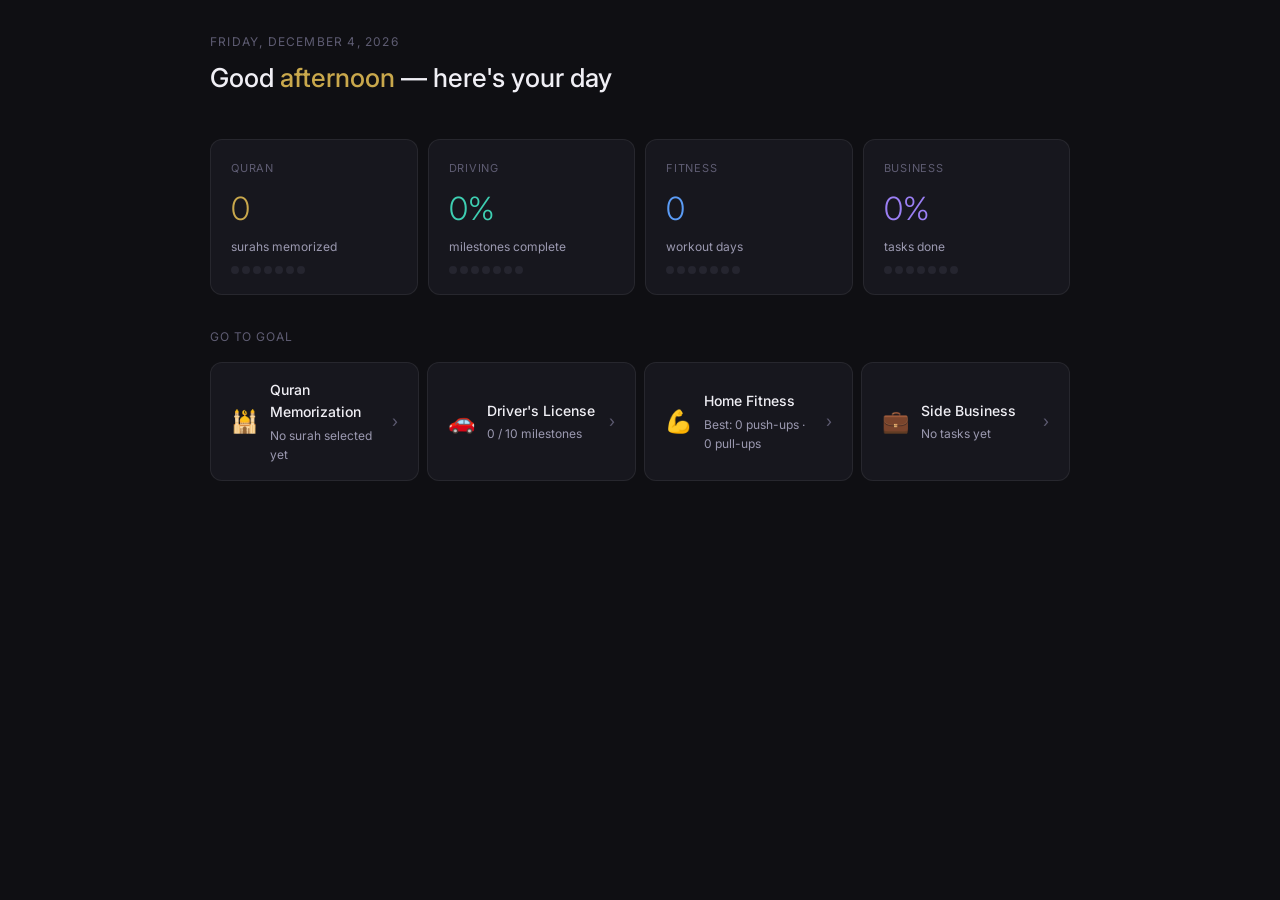
<file: index.html>
<!DOCTYPE html>
<html lang="en">
<head>
<meta charset="UTF-8">
<meta name="viewport" content="width=device-width, initial-scale=1.0">
<title>Dashboard</title>
<link rel="stylesheet" href="shared.css">
<style>
  .overview-grid {
    display: grid;
    grid-template-columns: repeat(auto-fit, minmax(180px, 1fr));
    gap: 10px;
    margin-bottom: 2rem;
  }
  .ov-card {
    padding: 1.25rem;
    border-radius: var(--radius);
    border: 1px solid var(--border);
    background: var(--surface);
    text-decoration: none;
    display: block;
    transition: all 0.2s;
  }
  .ov-card:hover { transform: translateY(-2px); border-color: var(--border2); }
  .ov-label { font-size: 11px; color: var(--text3); text-transform: uppercase; letter-spacing: 0.07em; margin-bottom: 6px; }
  .ov-stat  { font-size: 32px; font-weight: 300; margin-bottom: 2px; }
  .ov-sub   { font-size: 12px; color: var(--text2); margin-bottom: 10px; }
  .ov-streak { display: flex; gap: 3px; }
  .ov-dot   { width: 8px; height: 8px; border-radius: 50%; background: var(--surface3); }

  .section-title {
    font-size: 12px; letter-spacing: 0.07em; text-transform: uppercase;
    color: var(--text3); margin-bottom: 1rem; margin-top: 2rem;
  }
  .goal-links { display: grid; grid-template-columns: repeat(auto-fit, minmax(200px, 1fr)); gap: 8px; }
  .goal-link {
    padding: 1rem 1.25rem;
    border-radius: var(--radius);
    border: 1px solid var(--border);
    background: var(--surface);
    text-decoration: none;
    display: flex; align-items: center; gap: 12px;
    transition: all 0.2s;
  }
  .goal-link:hover { border-color: var(--border2); background: var(--surface2); transform: translateX(3px); }
  .goal-link .gl-icon { font-size: 22px; }
  .goal-link .gl-name { font-size: 14px; font-weight: 500; color: var(--text); margin-bottom: 2px; }
  .goal-link .gl-sub  { font-size: 12px; color: var(--text2); }
  .goal-link .gl-arrow { margin-left: auto; color: var(--text3); font-size: 16px; }
</style>
</head>
<body>
<div class="shell">

  <div class="header">
    <div class="date-line" id="dateLine"></div>
    <h1>Good <span id="greeting-time" class="accent-gold">morning</span> — here's your day</h1>
  </div>

  <!-- OVERVIEW STATS -->
  <div class="overview-grid">
    <a href="quran.html" class="ov-card">
      <div class="ov-label">Quran</div>
      <div class="ov-stat" id="ov-quran" style="color:var(--gold)">0</div>
      <div class="ov-sub">surahs memorized</div>
      <div class="ov-streak" id="ov-q-streak"></div>
    </a>
    <a href="driving.html" class="ov-card">
      <div class="ov-label">Driving</div>
      <div class="ov-stat" id="ov-driving" style="color:var(--teal)">0%</div>
      <div class="ov-sub">milestones complete</div>
      <div class="ov-streak" id="ov-d-streak"></div>
    </a>
    <a href="fitness.html" class="ov-card">
      <div class="ov-label">Fitness</div>
      <div class="ov-stat" id="ov-fitness" style="color:var(--blue)">0</div>
      <div class="ov-sub">workout days</div>
      <div class="ov-streak" id="ov-f-streak"></div>
    </a>
    <a href="business.html" class="ov-card">
      <div class="ov-label">Business</div>
      <div class="ov-stat" id="ov-business" style="color:var(--purple)">0%</div>
      <div class="ov-sub">tasks done</div>
      <div class="ov-streak" id="ov-b-streak"></div>
    </a>
  </div>

  <!-- QUICK LINKS -->
  <div class="section-title">Go to goal</div>
  <div class="goal-links">
    <a href="quran.html" class="goal-link">
      <span class="gl-icon">🕌</span>
      <div><div class="gl-name">Quran Memorization</div><div class="gl-sub" id="ql-quran">Loading…</div></div>
      <span class="gl-arrow">›</span>
    </a>
    <a href="driving.html" class="goal-link">
      <span class="gl-icon">🚗</span>
      <div><div class="gl-name">Driver's License</div><div class="gl-sub" id="ql-driving">Loading…</div></div>
      <span class="gl-arrow">›</span>
    </a>
    <a href="fitness.html" class="goal-link">
      <span class="gl-icon">💪</span>
      <div><div class="gl-name">Home Fitness</div><div class="gl-sub" id="ql-fitness">Loading…</div></div>
      <span class="gl-arrow">›</span>
    </a>
    <a href="business.html" class="goal-link">
      <span class="gl-icon">💼</span>
      <div><div class="gl-name">Side Business</div><div class="gl-sub" id="ql-business">Loading…</div></div>
      <span class="gl-arrow">›</span>
    </a>
  </div>

</div>

<script>
  // ── helpers ──────────────────────────────────────────────
  function load(key, fallback) {
    try { const v = localStorage.getItem(key); return v !== null ? JSON.parse(v) : fallback; }
    catch(e) { return fallback; }
  }
  function streakDots(elId, streak, color, days) {
    const el = document.getElementById(elId);
    if (!el) return;
    el.innerHTML = '';
    for (let i = days-1; i >= 0; i--) {
      const d = new Date(); d.setDate(d.getDate()-i);
      const dot = document.createElement('div');
      dot.className = 'ov-dot';
      if (streak.includes(d.toDateString())) dot.style.background = color;
      el.appendChild(dot);
    }
  }

  // ── date & greeting ──────────────────────────────────────
  const now = new Date();
  document.getElementById('dateLine').textContent =
    now.toLocaleDateString('en-US',{weekday:'long',year:'numeric',month:'long',day:'numeric'});
  const h = now.getHours();
  document.getElementById('greeting-time').textContent =
    h < 12 ? 'morning' : h < 17 ? 'afternoon' : 'evening';

  // ── quran ────────────────────────────────────────────────
  const qMem     = load('q_memorized', []);
  const qCurrent = load('q_current', null);
  const qStreak  = load('q_streak', []);
  document.getElementById('ov-quran').textContent = qMem.length;
  document.getElementById('ql-quran').textContent =
    qCurrent ? `Currently on Surah ${qCurrent}` : qMem.length > 0 ? `${qMem.length} / 114 done` : 'No surah selected yet';
  streakDots('ov-q-streak', qStreak, 'var(--gold)', 7);

  // ── driving ──────────────────────────────────────────────
  const dDone   = load('d_done', []);
  const dTarget = load('d_target', null);
  const dStreak = load('d_streak', []);
  const dPct    = Math.round((dDone.length / 10) * 100);
  document.getElementById('ov-driving').textContent = dPct + '%';
  let dSub = `${dDone.length} / 10 milestones`;
  if (dTarget) {
    const diff = Math.ceil((new Date(dTarget) - now) / 86400000);
    dSub += diff > 0 ? ` · ${diff}d to go` : ' · Date reached!';
  }
  document.getElementById('ql-driving').textContent = dSub;
  streakDots('ov-d-streak', dStreak, 'var(--teal)', 7);

  // ── fitness ──────────────────────────────────────────────
  const fStreak = load('f_streak', []);
  const fBestP  = load('f_pushup_best', 0);
  const fBestU  = load('f_pullup_best', 0);
  document.getElementById('ov-fitness').textContent = fStreak.length;
  document.getElementById('ql-fitness').textContent =
    `Best: ${fBestP} push-ups · ${fBestU} pull-ups`;
  streakDots('ov-f-streak', fStreak, 'var(--blue)', 7);

  // ── business ─────────────────────────────────────────────
  const bTasks    = load('b_tasks', []);
  const bStreak   = load('b_streak', []);
  const bDone     = bTasks.filter(t => t.done).length;
  const bTotal    = bTasks.length;
  const bPct      = bTotal ? Math.round((bDone / bTotal) * 100) : 0;
  document.getElementById('ov-business').textContent = bPct + '%';
  document.getElementById('ql-business').textContent =
    bTotal ? `${bDone} / ${bTotal} tasks done this week` : 'No tasks yet';
  streakDots('ov-b-streak', bStreak, 'var(--purple)', 7);
</script>
</body>
</html>
</file>
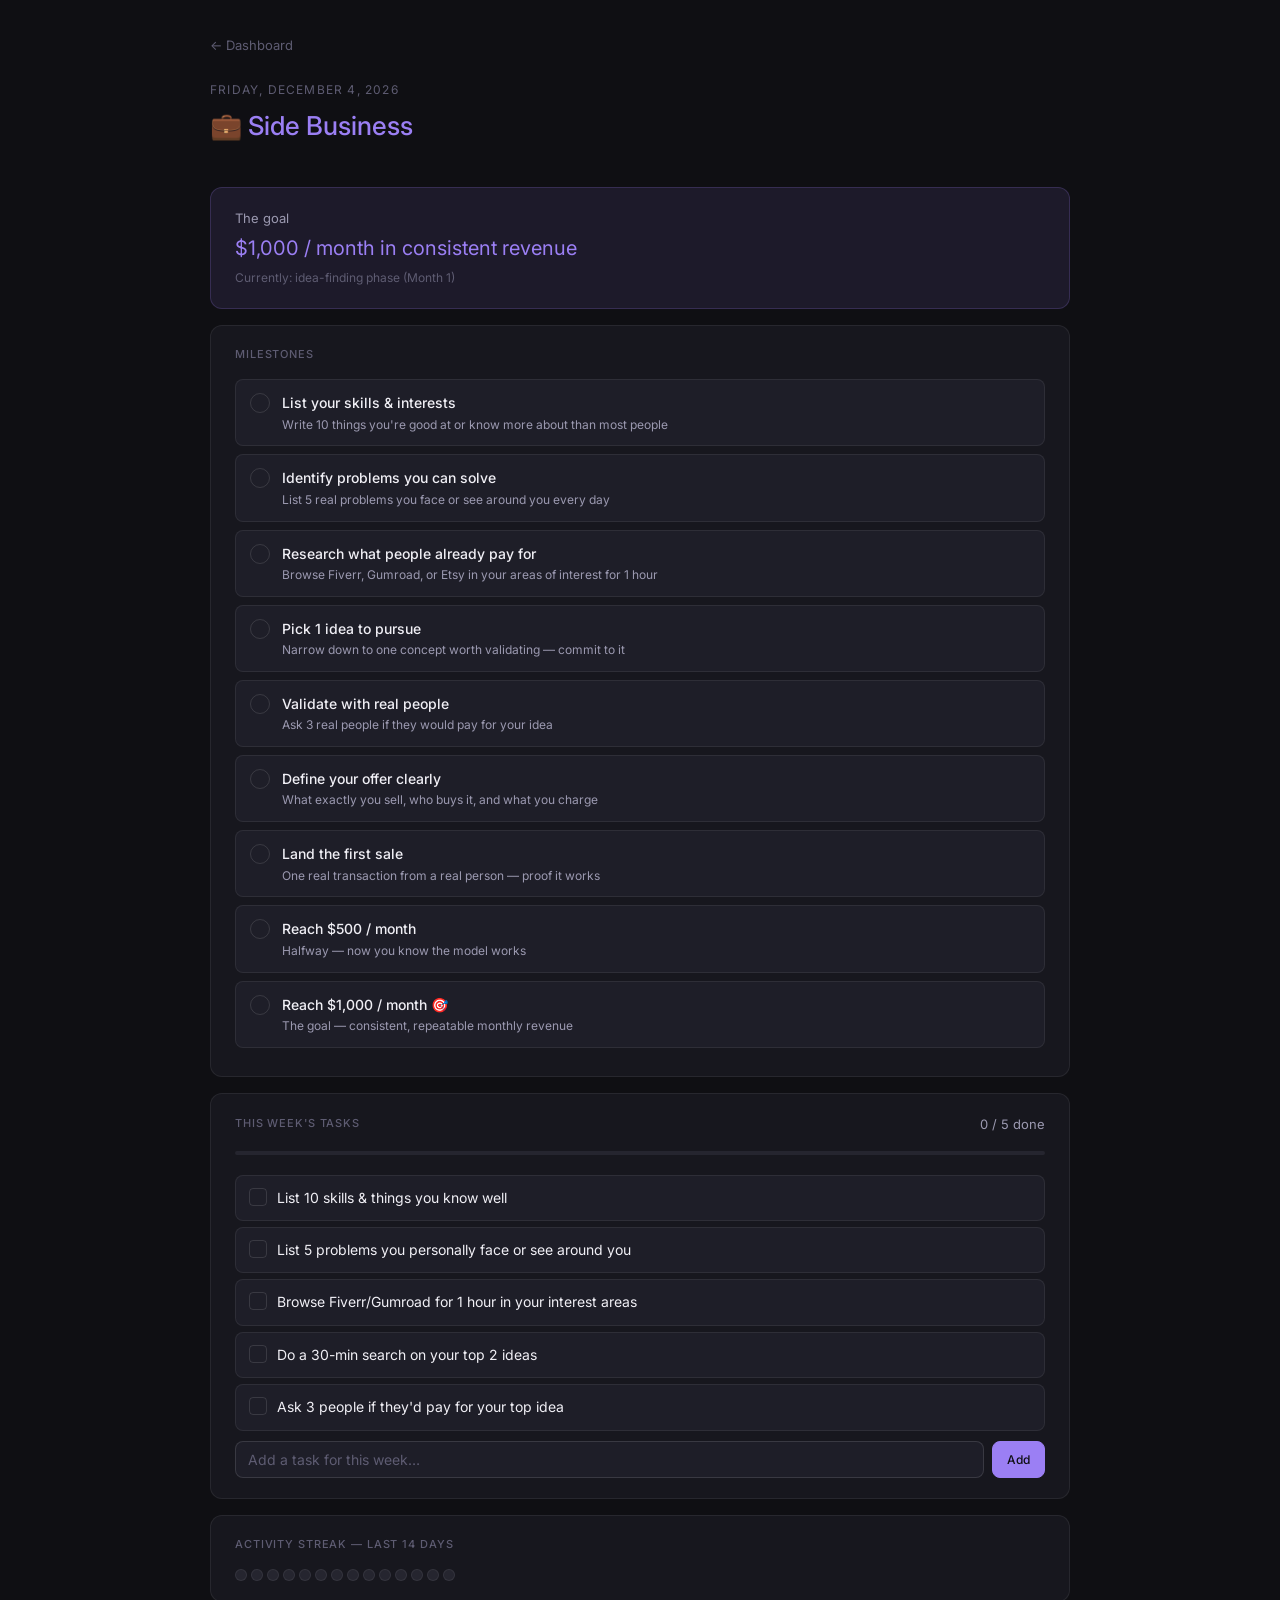
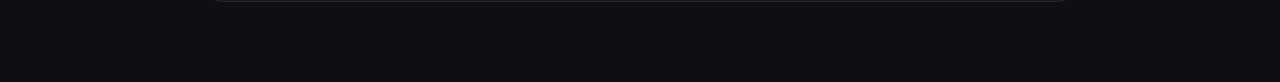
<file: business.html>
<!DOCTYPE html>
<html lang="en">
<head>
<meta charset="UTF-8">
<meta name="viewport" content="width=device-width, initial-scale=1.0">
<title>Business — Dashboard</title>
<link rel="stylesheet" href="shared.css">
<style>
  .phase-label {
    font-size: 11px; letter-spacing: 0.07em; text-transform: uppercase;
    color: var(--text3); margin: 1.25rem 0 0.5rem; font-weight: 500;
  }
  .phase-label:first-child { margin-top: 0; }
</style>
</head>
<body>
<div class="shell">

  <a href="index.html" class="back-link">← Dashboard</a>

  <div class="header">
    <div class="date-line" id="dateLine"></div>
    <h1>💼 <span class="accent-purple">Side Business</span></h1>
  </div>

  <!-- GOAL BANNER -->
  <div class="card" style="background:var(--purple-dim);border-color:rgba(155,127,244,0.2);">
    <div style="font-size:13px;color:var(--text2);margin-bottom:4px;">The goal</div>
    <div style="font-size:20px;font-weight:400;color:var(--purple)">$1,000 / month in consistent revenue</div>
    <div style="font-size:12px;color:var(--text3);margin-top:4px;">Currently: idea-finding phase (Month 1)</div>
  </div>

  <!-- MILESTONES -->
  <div class="card">
    <div class="card-title">Milestones</div>
    <div id="b-milestone-list"></div>
  </div>

  <!-- WEEKLY TASKS -->
  <div class="card">
    <div style="display:flex;justify-content:space-between;align-items:center;margin-bottom:1rem;flex-wrap:wrap;gap:8px;">
      <div class="card-title" style="margin-bottom:0">This week's tasks</div>
      <span style="font-size:13px;color:var(--text2)" id="b-pct-label">0 / 0 done</span>
    </div>
    <div class="prog-bar-wrap">
      <div class="prog-bar"><div class="prog-fill purple" id="b-prog-fill" style="width:0%"></div></div>
    </div>
    <div id="b-tasks-list"></div>
    <div class="input-row" style="margin-top:10px;">
      <input type="text" class="input" id="b-new-task" placeholder="Add a task for this week…" onkeydown="if(event.key==='Enter')addTask()">
      <button class="btn btn-sm btn-purple" onclick="addTask()">Add</button>
    </div>
  </div>

  <!-- STREAK -->
  <div class="card">
    <div class="card-title">Activity streak — last 14 days</div>
    <div class="streak-dots" id="b-streak-dots"></div>
  </div>

</div>

<script>
// ── MILESTONE DATA ────────────────────────────────────────────────────────────
const MILESTONES = [
  {id:'bm1', title:'List your skills & interests',       note:'Write 10 things you\'re good at or know more about than most people'},
  {id:'bm2', title:'Identify problems you can solve',    note:'List 5 real problems you face or see around you every day'},
  {id:'bm3', title:'Research what people already pay for', note:'Browse Fiverr, Gumroad, or Etsy in your areas of interest for 1 hour'},
  {id:'bm4', title:'Pick 1 idea to pursue',              note:'Narrow down to one concept worth validating — commit to it'},
  {id:'bm5', title:'Validate with real people',          note:'Ask 3 real people if they would pay for your idea'},
  {id:'bm6', title:'Define your offer clearly',          note:'What exactly you sell, who buys it, and what you charge'},
  {id:'bm7', title:'Land the first sale',                note:'One real transaction from a real person — proof it works'},
  {id:'bm8', title:'Reach $500 / month',                 note:'Halfway — now you know the model works'},
  {id:'bm9', title:'Reach $1,000 / month 🎯',            note:'The goal — consistent, repeatable monthly revenue'},
];

// ── DEFAULT TASKS ─────────────────────────────────────────────────────────────
const DEFAULT_TASKS = [
  {id:'bt1', text:'List 10 skills & things you know well',                  done:false},
  {id:'bt2', text:'List 5 problems you personally face or see around you',  done:false},
  {id:'bt3', text:'Browse Fiverr/Gumroad for 1 hour in your interest areas', done:false},
  {id:'bt4', text:'Do a 30-min search on your top 2 ideas',                 done:false},
  {id:'bt5', text:'Ask 3 people if they\'d pay for your top idea',          done:false},
];

// ── STORAGE KEYS ──────────────────────────────────────────────────────────────
const K = { tasks:'b_tasks', milestones:'b_milestones', streak:'b_streak' };

// ── STATE ─────────────────────────────────────────────────────────────────────
function load(key,fb){try{const v=localStorage.getItem(key);return v!==null?JSON.parse(v):fb;}catch(e){return fb;}}
function save(key,val){localStorage.setItem(key,JSON.stringify(val));}

let tasks      = load(K.tasks, DEFAULT_TASKS);
let milestones = load(K.milestones, []);
let streak     = load(K.streak, []);

// ── INIT ──────────────────────────────────────────────────────────────────────
document.getElementById('dateLine').textContent =
  new Date().toLocaleDateString('en-US',{weekday:'long',year:'numeric',month:'long',day:'numeric'});

buildMilestones();
renderTasks();
renderStreakDots();

// ── MILESTONES ────────────────────────────────────────────────────────────────
function buildMilestones() {
  const list = document.getElementById('b-milestone-list');
  list.innerHTML = '';
  MILESTONES.forEach(m => {
    const isDone = milestones.includes(m.id);
    const el = document.createElement('div');
    el.className = 'milestone purple' + (isDone ? ' done' : '');
    el.onclick = () => toggleMilestone(m.id);
    el.innerHTML = `
      <div class="m-check"></div>
      <div class="m-body">
        <div class="m-title">${m.title}</div>
        <div class="m-note">${m.note}</div>
      </div>
    `;
    list.appendChild(el);
  });
}

function toggleMilestone(id) {
  const idx = milestones.indexOf(id);
  if (idx >= 0) milestones.splice(idx,1); else milestones.push(id);
  save(K.milestones, milestones);
  buildMilestones();
  markStreak();
}

// ── TASKS ─────────────────────────────────────────────────────────────────────
function renderTasks() {
  const list = document.getElementById('b-tasks-list');
  list.innerHTML = '';
  tasks.forEach(t => {
    const el = document.createElement('div');
    el.className = 'week-task purple' + (t.done ? ' done' : '');
    el.onclick = () => toggleTask(t.id);
    el.innerHTML = `
      <div class="wt-box"></div>
      <div class="wt-body"><div class="wt-text">${t.text}</div></div>
    `;
    list.appendChild(el);
  });
  updateProgress();
}

function toggleTask(id) {
  const t = tasks.find(x => x.id===id);
  if (t) { t.done = !t.done; save(K.tasks, tasks); }
  renderTasks();
  markStreak();
}

function addTask() {
  const input = document.getElementById('b-new-task');
  const text = input.value.trim();
  if (!text) return;
  tasks.push({id:'bt'+Date.now(), text, done:false});
  save(K.tasks, tasks);
  input.value = '';
  renderTasks();
}

function updateProgress() {
  const done  = tasks.filter(t=>t.done).length;
  const total = tasks.length;
  const pct   = total ? Math.round((done/total)*100) : 0;
  document.getElementById('b-prog-fill').style.width = pct + '%';
  document.getElementById('b-pct-label').textContent = `${done} / ${total} done`;
}

// ── STREAK ────────────────────────────────────────────────────────────────────
function markStreak() {
  const today = new Date().toDateString();
  if (!streak.includes(today)) { streak.push(today); save(K.streak, streak); renderStreakDots(); }
}

function renderStreakDots() {
  const el = document.getElementById('b-streak-dots');
  el.innerHTML = '';
  for (let i = 13; i >= 0; i--) {
    const d = new Date(); d.setDate(d.getDate()-i);
    const dot = document.createElement('div');
    dot.className = 'dot' + (streak.includes(d.toDateString()) ? ' purple' : '');
    dot.title = d.toDateString();
    el.appendChild(dot);
  }
}
</script>
</body>
</html>
</file>
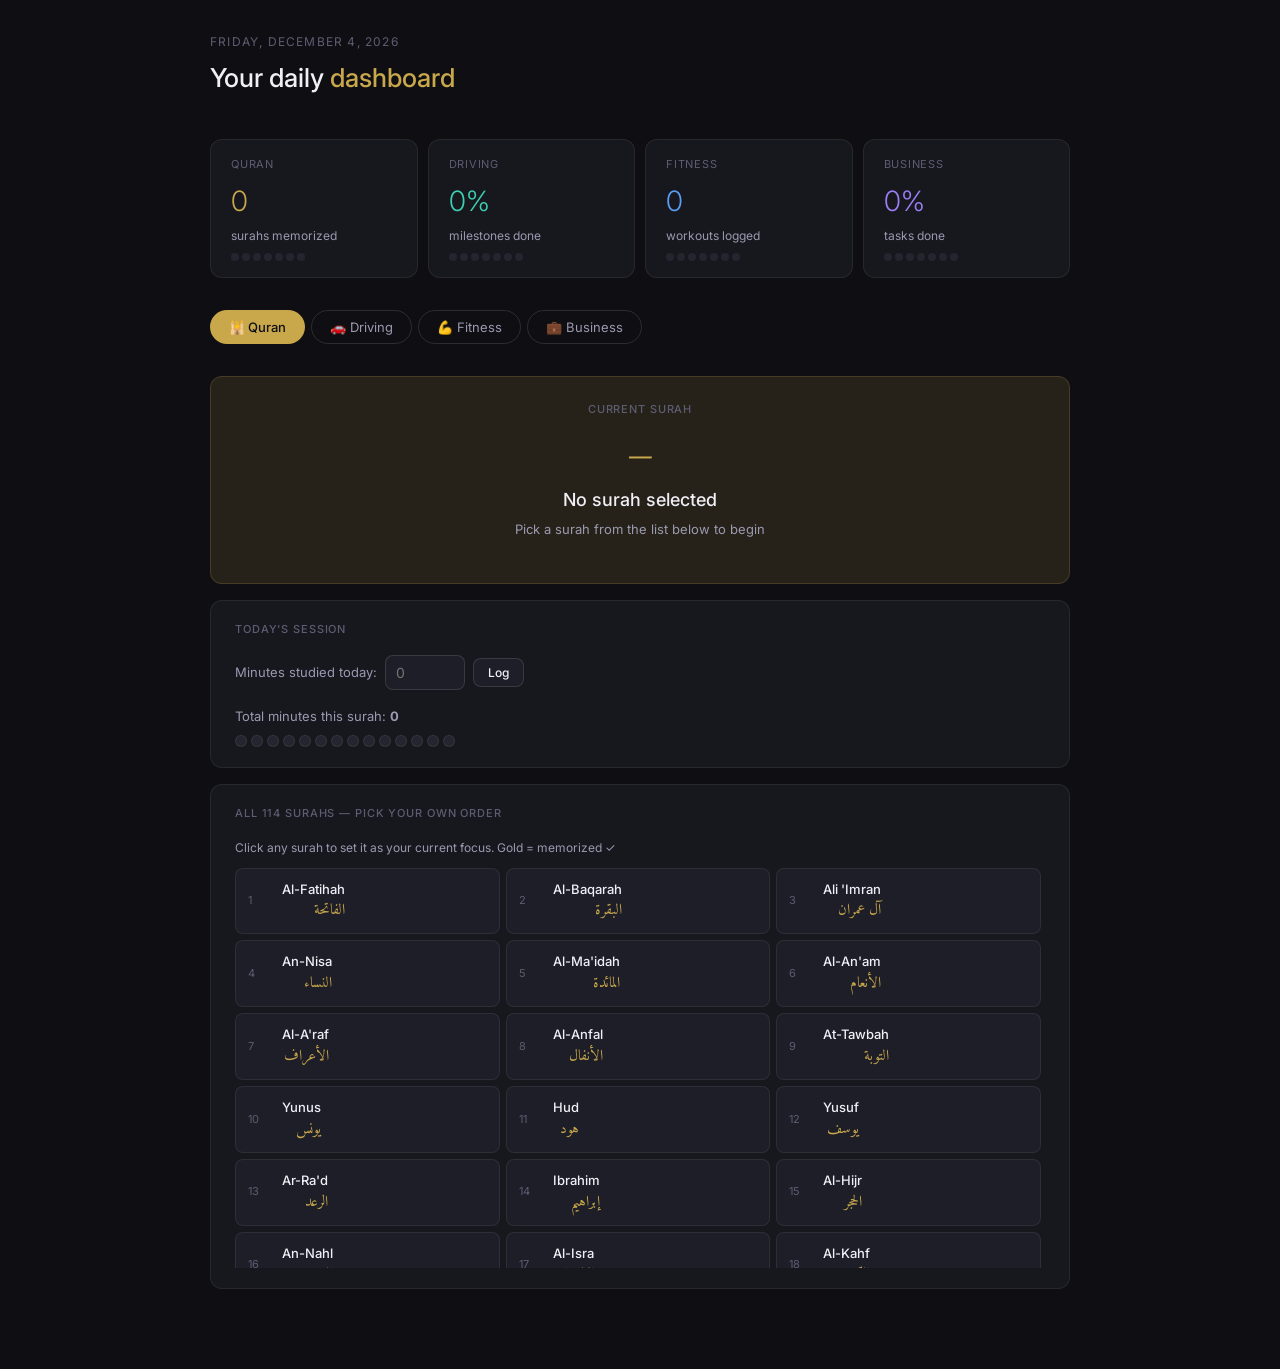
<file: dashboard.html>
<!DOCTYPE html>
<html lang="en">
<head>
<meta charset="UTF-8">
<meta name="viewport" content="width=device-width, initial-scale=1.0">
<title>My Daily Dashboard</title>
<style>
  @import url('https://fonts.googleapis.com/css2?family=Inter:wght@300;400;500;600&family=Amiri:wght@400;700&display=swap');

  *, *::before, *::after { box-sizing: border-box; margin: 0; padding: 0; }

  :root {
    --bg: #0f0f13;
    --surface: #17171e;
    --surface2: #1e1e28;
    --surface3: #25252f;
    --border: rgba(255,255,255,0.07);
    --border2: rgba(255,255,255,0.12);
    --text: #f0eff5;
    --text2: #9b99b0;
    --text3: #5e5c72;
    --gold: #c9a84c;
    --gold-dim: rgba(201,168,76,0.12);
    --gold-glow: rgba(201,168,76,0.25);
    --teal: #3ecfb2;
    --teal-dim: rgba(62,207,178,0.1);
    --blue: #5b9cf6;
    --blue-dim: rgba(91,156,246,0.1);
    --coral: #f07060;
    --coral-dim: rgba(240,112,96,0.1);
    --green: #5bcf8a;
    --green-dim: rgba(91,207,138,0.1);
    --purple: #9b7ff4;
    --purple-dim: rgba(155,127,244,0.1);
    --radius: 12px;
    --radius-sm: 8px;
  }

  html { scroll-behavior: smooth; }

  body {
    background: var(--bg);
    color: var(--text);
    font-family: 'Inter', sans-serif;
    min-height: 100vh;
    line-height: 1.6;
  }

  /* LAYOUT */
  .shell { max-width: 900px; margin: 0 auto; padding: 2rem 1.25rem 4rem; }

  /* HEADER */
  .header { margin-bottom: 2.5rem; }
  .date-line { font-size: 12px; letter-spacing: 0.1em; color: var(--text3); text-transform: uppercase; margin-bottom: 6px; }
  .header h1 { font-size: 26px; font-weight: 500; color: var(--text); }
  .header h1 span { color: var(--gold); }

  /* TABS */
  .tabs { display: flex; gap: 6px; margin-bottom: 2rem; flex-wrap: wrap; }
  .tab-btn {
    padding: 8px 18px; border-radius: 99px;
    border: 1px solid var(--border2); background: transparent;
    color: var(--text2); font-family: 'Inter', sans-serif; font-size: 13px;
    cursor: pointer; transition: all 0.2s;
  }
  .tab-btn:hover { color: var(--text); border-color: var(--border2); background: var(--surface2); }
  .tab-btn.active { color: var(--bg); font-weight: 500; border-color: transparent; }
  .tab-btn[data-tab="quran"].active { background: var(--gold); }
  .tab-btn[data-tab="driving"].active { background: var(--teal); }
  .tab-btn[data-tab="fitness"].active { background: var(--blue); }
  .tab-btn[data-tab="business"].active { background: var(--purple); }

  /* PANELS */
  .panel { display: none; }
  .panel.active { display: block; }

  /* CARDS */
  .card {
    background: var(--surface);
    border: 1px solid var(--border);
    border-radius: var(--radius);
    padding: 1.25rem 1.5rem;
    margin-bottom: 1rem;
  }
  .card-title {
    font-size: 11px; letter-spacing: 0.08em;
    text-transform: uppercase; color: var(--text3);
    margin-bottom: 1rem; font-weight: 500;
  }

  /* PROGRESS RING */
  .ring-wrap { display: flex; align-items: center; gap: 1.5rem; margin-bottom: 1.5rem; }
  .ring-svg { flex-shrink: 0; }
  .ring-info h2 { font-size: 22px; font-weight: 500; margin-bottom: 4px; }
  .ring-info p { font-size: 14px; color: var(--text2); line-height: 1.5; }

  /* QURAN PANEL */
  .quran-current {
    background: var(--gold-dim);
    border: 1px solid rgba(201,168,76,0.2);
    border-radius: var(--radius);
    padding: 1.5rem;
    margin-bottom: 1rem;
    text-align: center;
  }
  .surah-arabic { font-family: 'Amiri', serif; font-size: 32px; color: var(--gold); direction: rtl; line-height: 1.4; margin-bottom: 6px; }
  .surah-name-en { font-size: 18px; font-weight: 500; margin-bottom: 4px; }
  .surah-meta { font-size: 13px; color: var(--text2); }
  .surah-actions { display: flex; gap: 8px; justify-content: center; margin-top: 1.25rem; flex-wrap: wrap; }

  /* BUTTONS */
  .btn {
    padding: 9px 20px; border-radius: var(--radius-sm);
    border: 1px solid var(--border2); background: var(--surface2);
    color: var(--text); font-family: 'Inter', sans-serif; font-size: 13px;
    cursor: pointer; transition: all 0.15s; font-weight: 500;
  }
  .btn:hover { background: var(--surface3); border-color: var(--border2); }
  .btn-gold { background: var(--gold); border-color: var(--gold); color: #0f0f13; }
  .btn-gold:hover { opacity: 0.88; background: var(--gold); }
  .btn-sm { padding: 6px 14px; font-size: 12px; }
  .btn-danger { border-color: var(--coral); color: var(--coral); background: var(--coral-dim); }

  /* SURAH LIST */
  .surah-grid { display: grid; grid-template-columns: repeat(auto-fill, minmax(200px, 1fr)); gap: 6px; max-height: 400px; overflow-y: auto; padding-right: 4px; }
  .surah-item {
    padding: 10px 12px; border-radius: var(--radius-sm);
    border: 1px solid var(--border); background: var(--surface2);
    cursor: pointer; transition: all 0.15s; display: flex; align-items: center; gap: 10px;
  }
  .surah-item:hover { border-color: var(--gold); background: var(--gold-dim); }
  .surah-item.memorized { border-color: rgba(201,168,76,0.3); background: var(--gold-dim); opacity: 0.6; }
  .surah-item.active-surah { border-color: var(--gold); background: var(--gold-dim); }
  .surah-num { font-size: 11px; color: var(--text3); min-width: 24px; }
  .surah-text .en { font-size: 13px; font-weight: 500; color: var(--text); }
  .surah-text .ar { font-family: 'Amiri', serif; font-size: 15px; color: var(--gold); direction: rtl; }
  .surah-check { margin-left: auto; color: var(--gold); font-size: 16px; }
  .surah-item.memorized .surah-text .en { text-decoration: line-through; color: var(--text3); }

  /* SESSION LOG */
  .session-log { display: flex; gap: 8px; align-items: center; margin-bottom: 1rem; flex-wrap: wrap; }
  .session-log input[type=number] {
    width: 80px; padding: 8px 10px; border-radius: var(--radius-sm);
    border: 1px solid var(--border2); background: var(--surface2);
    color: var(--text); font-family: 'Inter', sans-serif; font-size: 14px;
  }
  .session-log label { font-size: 13px; color: var(--text2); }

  /* STREAKS */
  .streak-dots { display: flex; gap: 4px; flex-wrap: wrap; margin-top: 8px; }
  .dot { width: 12px; height: 12px; border-radius: 50%; background: var(--surface3); border: 1px solid var(--border); }
  .dot.done-q { background: var(--gold); border-color: var(--gold); }
  .dot.done-d { background: var(--teal); border-color: var(--teal); }
  .dot.done-f { background: var(--blue); border-color: var(--blue); }
  .dot.done-b { background: var(--purple); border-color: var(--purple); }

  /* DRIVING MILESTONES */
  .milestone-list { display: flex; flex-direction: column; gap: 8px; }
  .milestone {
    display: flex; align-items: flex-start; gap: 12px;
    padding: 12px 14px; border-radius: var(--radius-sm);
    border: 1px solid var(--border); background: var(--surface2);
    cursor: pointer; transition: all 0.15s;
  }
  .milestone.done-m { opacity: 0.55; }
  .milestone.done-m .m-title { text-decoration: line-through; color: var(--text3); }
  .m-check {
    width: 20px; height: 20px; border-radius: 50%;
    border: 1.5px solid var(--border2); flex-shrink: 0;
    display: flex; align-items: center; justify-content: center;
    transition: all 0.15s; margin-top: 1px;
  }
  .milestone.done-m .m-check { background: var(--teal); border-color: var(--teal); }
  .milestone.done-m .m-check::after { content: '✓'; font-size: 11px; color: #0f0f13; font-weight: 700; }
  .m-body .m-title { font-size: 14px; font-weight: 500; margin-bottom: 2px; }
  .m-body .m-note { font-size: 12px; color: var(--text2); line-height: 1.4; }
  .m-badge {
    margin-left: auto; font-size: 11px; padding: 3px 10px;
    border-radius: 99px; flex-shrink: 0; font-weight: 500;
    align-self: flex-start;
  }
  .badge-now { background: rgba(240,112,96,0.15); color: var(--coral); border: 1px solid rgba(240,112,96,0.25); }
  .badge-sep { background: rgba(62,207,178,0.12); color: var(--teal); border: 1px solid rgba(62,207,178,0.2); }
  .badge-later { background: var(--surface3); color: var(--text2); border: 1px solid var(--border); }

  /* FITNESS */
  .workout-check-grid { display: grid; grid-template-columns: 1fr 1fr; gap: 10px; margin-bottom: 1rem; }
  .workout-check-btn {
    padding: 18px; border-radius: var(--radius);
    border: 1px solid var(--border); background: var(--surface2);
    color: var(--text); font-family: 'Inter', sans-serif;
    cursor: pointer; transition: all 0.2s; text-align: center;
  }
  .workout-check-btn:hover { border-color: var(--blue); }
  .workout-check-btn.checked { border-color: var(--blue); background: var(--blue-dim); }
  .workout-check-btn .wc-icon { font-size: 24px; margin-bottom: 6px; }
  .workout-check-btn .wc-label { font-size: 13px; color: var(--text2); }
  .workout-check-btn.checked .wc-label { color: var(--blue); }

  .rep-tracker { display: grid; grid-template-columns: 1fr 1fr; gap: 10px; margin-bottom: 1rem; }
  .rep-card {
    padding: 16px; border-radius: var(--radius);
    border: 1px solid var(--border); background: var(--surface2);
  }
  .rep-card .rc-label { font-size: 12px; color: var(--text3); margin-bottom: 8px; text-transform: uppercase; letter-spacing: 0.06em; }
  .rep-card .rc-num { font-size: 36px; font-weight: 300; color: var(--text); margin-bottom: 8px; }
  .rep-card .rc-best { font-size: 12px; color: var(--text3); }
  .rep-controls { display: flex; gap: 6px; }
  .rep-btn {
    flex: 1; padding: 7px; border-radius: var(--radius-sm);
    border: 1px solid var(--border2); background: var(--surface3);
    color: var(--text); font-family: 'Inter', sans-serif; font-size: 16px;
    cursor: pointer; transition: all 0.15s;
  }
  .rep-btn:hover { background: var(--surface2); border-color: var(--blue); color: var(--blue); }

  /* BUSINESS */
  .week-tasks { display: flex; flex-direction: column; gap: 6px; }
  .week-task {
    display: flex; align-items: flex-start; gap: 10px;
    padding: 11px 13px; border-radius: var(--radius-sm);
    border: 1px solid var(--border); background: var(--surface2);
    cursor: pointer; transition: all 0.15s;
  }
  .week-task:hover { border-color: var(--purple); }
  .week-task.task-done { opacity: 0.5; }
  .week-task.task-done .wt-text { text-decoration: line-through; }
  .wt-box {
    width: 18px; height: 18px; border-radius: 4px;
    border: 1.5px solid var(--border2); flex-shrink: 0; margin-top: 1px;
    display: flex; align-items: center; justify-content: center; transition: all 0.15s;
  }
  .week-task.task-done .wt-box { background: var(--purple); border-color: var(--purple); }
  .week-task.task-done .wt-box::after { content: '✓'; font-size: 10px; color: #fff; font-weight: 700; }
  .wt-body .wt-text { font-size: 14px; color: var(--text); }
  .wt-body .wt-sub { font-size: 12px; color: var(--text2); margin-top: 2px; }

  /* ADD TASK */
  .add-task-row { display: flex; gap: 8px; margin-top: 10px; }
  .add-task-row input[type=text] {
    flex: 1; padding: 9px 12px; border-radius: var(--radius-sm);
    border: 1px solid var(--border2); background: var(--surface2);
    color: var(--text); font-family: 'Inter', sans-serif; font-size: 14px;
  }
  .add-task-row input::placeholder { color: var(--text3); }

  /* PROGRESS BAR */
  .prog-bar-wrap { margin-bottom: 1.25rem; }
  .prog-meta { display: flex; justify-content: space-between; font-size: 12px; color: var(--text3); margin-bottom: 6px; }
  .prog-bar { height: 4px; background: var(--surface3); border-radius: 99px; overflow: hidden; }
  .prog-fill { height: 100%; border-radius: 99px; transition: width 0.4s ease; }

  /* OVERVIEW GRID */
  .overview-grid { display: grid; grid-template-columns: repeat(auto-fit, minmax(180px, 1fr)); gap: 10px; margin-bottom: 2rem; }
  .ov-card {
    padding: 1rem 1.25rem; border-radius: var(--radius);
    border: 1px solid var(--border); background: var(--surface);
    cursor: pointer; transition: all 0.2s;
  }
  .ov-card:hover { transform: translateY(-2px); border-color: var(--border2); }
  .ov-label { font-size: 11px; color: var(--text3); text-transform: uppercase; letter-spacing: 0.07em; margin-bottom: 6px; }
  .ov-stat { font-size: 28px; font-weight: 300; margin-bottom: 2px; }
  .ov-sub { font-size: 12px; color: var(--text2); }
  .ov-streak { display: flex; gap: 3px; margin-top: 8px; }
  .ov-dot { width: 8px; height: 8px; border-radius: 50%; background: var(--surface3); }

  /* SCROLLBAR */
  ::-webkit-scrollbar { width: 4px; }
  ::-webkit-scrollbar-track { background: transparent; }
  ::-webkit-scrollbar-thumb { background: var(--surface3); border-radius: 99px; }

  /* MODAL */
  .modal-overlay {
    display: none; position: fixed; inset: 0;
    background: rgba(0,0,0,0.7); z-index: 100;
    align-items: center; justify-content: center;
  }
  .modal-overlay.open { display: flex; }
  .modal {
    background: var(--surface); border: 1px solid var(--border2);
    border-radius: var(--radius); padding: 1.5rem; max-width: 480px; width: 90%;
  }
  .modal h3 { font-size: 17px; font-weight: 500; margin-bottom: 8px; }
  .modal p { font-size: 14px; color: var(--text2); margin-bottom: 1.25rem; line-height: 1.6; }
  .modal-actions { display: flex; gap: 8px; justify-content: flex-end; }

  /* RESPONSIVE */
  @media (max-width: 520px) {
    .workout-check-grid, .rep-tracker { grid-template-columns: 1fr; }
    .ring-wrap { flex-direction: column; text-align: center; }
    .surah-grid { grid-template-columns: 1fr; }
  }
</style>
</head>
<body>

<div class="shell">
  <!-- HEADER -->
  <div class="header">
    <div class="date-line" id="dateLine"></div>
    <h1>Your daily <span>dashboard</span></h1>
  </div>

  <!-- OVERVIEW CARDS -->
  <div class="overview-grid">
    <div class="ov-card" onclick="switchTab('quran')">
      <div class="ov-label">Quran</div>
      <div class="ov-stat" id="ov-quran" style="color:var(--gold)">0</div>
      <div class="ov-sub">surahs memorized</div>
      <div class="ov-streak" id="ov-quran-streak"></div>
    </div>
    <div class="ov-card" onclick="switchTab('driving')">
      <div class="ov-label">Driving</div>
      <div class="ov-stat" id="ov-driving" style="color:var(--teal)">0%</div>
      <div class="ov-sub">milestones done</div>
      <div class="ov-streak" id="ov-driving-streak"></div>
    </div>
    <div class="ov-card" onclick="switchTab('fitness')">
      <div class="ov-label">Fitness</div>
      <div class="ov-stat" id="ov-fitness" style="color:var(--blue)">0</div>
      <div class="ov-sub">workouts logged</div>
      <div class="ov-streak" id="ov-fitness-streak"></div>
    </div>
    <div class="ov-card" onclick="switchTab('business')">
      <div class="ov-label">Business</div>
      <div class="ov-stat" id="ov-business" style="color:var(--purple)">0%</div>
      <div class="ov-sub">tasks done</div>
      <div class="ov-streak" id="ov-business-streak"></div>
    </div>
  </div>

  <!-- TABS -->
  <div class="tabs">
    <button class="tab-btn active" data-tab="quran" onclick="switchTab('quran')">🕌 Quran</button>
    <button class="tab-btn" data-tab="driving" onclick="switchTab('driving')">🚗 Driving</button>
    <button class="tab-btn" data-tab="fitness" onclick="switchTab('fitness')">💪 Fitness</button>
    <button class="tab-btn" data-tab="business" onclick="switchTab('business')">💼 Business</button>
  </div>

  <!-- ========== QURAN PANEL ========== -->
  <div class="panel active" id="panel-quran">

    <div class="quran-current card" id="quran-current-card">
      <div class="card-title">Current surah</div>
      <div class="surah-arabic" id="q-arabic">—</div>
      <div class="surah-name-en" id="q-name-en">No surah selected</div>
      <div class="surah-meta" id="q-meta">Pick a surah from the list below to begin</div>
      <div class="surah-actions" id="q-actions"></div>
    </div>

    <div class="card">
      <div class="card-title">Today's session</div>
      <div class="session-log">
        <label>Minutes studied today:</label>
        <input type="number" id="q-minutes" min="0" max="240" placeholder="0">
        <button class="btn btn-sm" onclick="logQuranSession()">Log</button>
      </div>
      <div style="font-size:13px;color:var(--text2)">Total minutes this surah: <strong id="q-total-mins">0</strong></div>
      <div class="streak-dots" id="q-streak-dots"></div>
    </div>

    <div class="card">
      <div class="card-title">All 114 surahs — pick your own order</div>
      <div style="font-size:12px;color:var(--text2);margin-bottom:10px;">Click any surah to set it as your current focus. Gold = memorized ✓</div>
      <div class="surah-grid" id="surah-grid"></div>
    </div>
  </div>

  <!-- ========== DRIVING PANEL ========== -->
  <div class="panel" id="panel-driving">

    <div class="card">
      <div class="card-title">Target date</div>
      <div style="display:flex;align-items:center;gap:12px;flex-wrap:wrap;">
        <div style="font-size:14px;color:var(--text2)">Aiming to have license by:</div>
        <input type="date" id="driving-target-date" style="padding:8px 12px;border-radius:8px;border:1px solid var(--border2);background:var(--surface2);color:var(--text);font-family:'Inter',sans-serif;font-size:14px;">
        <div id="driving-days-left" style="font-size:14px;color:var(--teal);font-weight:500;"></div>
      </div>
    </div>

    <div class="card">
      <div style="display:flex;justify-content:space-between;align-items:center;margin-bottom:1rem;">
        <div class="card-title" style="margin-bottom:0">Milestones (Uzbekistan)</div>
        <div style="font-size:13px;color:var(--text2)" id="driving-pct-label">0 / 10 done</div>
      </div>
      <div class="prog-bar-wrap">
        <div class="prog-bar"><div class="prog-fill" id="driving-prog-fill" style="width:0%;background:var(--teal)"></div></div>
      </div>
      <div class="milestone-list" id="milestone-list"></div>
    </div>

    <div class="card">
      <div class="card-title">Daily study log</div>
      <div class="session-log">
        <label>Theory practice today (min):</label>
        <input type="number" id="d-minutes" min="0" max="120" placeholder="0">
        <button class="btn btn-sm" onclick="logDrivingSession()">Log</button>
      </div>
      <div style="font-size:13px;color:var(--text2)">Total theory study: <strong id="d-total-mins">0</strong> min</div>
      <div class="streak-dots" id="d-streak-dots"></div>
    </div>
  </div>

  <!-- ========== FITNESS PANEL ========== -->
  <div class="panel" id="panel-fitness">

    <div class="card">
      <div class="card-title">Today's workout</div>
      <div class="workout-check-grid">
        <button class="workout-check-btn" id="workout-btn-pushup" onclick="toggleWorkout('pushup')">
          <div class="wc-icon">🔥</div>
          <div style="font-size:15px;font-weight:500;margin-bottom:4px;">Push-ups</div>
          <div class="wc-label" id="wc-pushup-label">Not done today</div>
        </button>
        <button class="workout-check-btn" id="workout-btn-pullup" onclick="toggleWorkout('pullup')">
          <div class="wc-icon">⬆️</div>
          <div style="font-size:15px;font-weight:500;margin-bottom:4px;">Pull-ups</div>
          <div class="wc-label" id="wc-pullup-label">Not done today</div>
        </button>
      </div>
    </div>

    <div class="card">
      <div class="card-title">Rep tracker — log your set</div>
      <div class="rep-tracker">
        <div class="rep-card">
          <div class="rc-label">Push-ups (reps)</div>
          <div class="rc-num" id="pushup-reps">0</div>
          <div class="rc-best" id="pushup-best">Best: 0</div>
          <div class="rep-controls">
            <button class="rep-btn" onclick="changeReps('pushup',-1)">−</button>
            <button class="rep-btn" onclick="changeReps('pushup',1)">+</button>
            <button class="rep-btn" onclick="logReps('pushup')" style="font-size:12px;flex:2">Log set</button>
          </div>
        </div>
        <div class="rep-card">
          <div class="rc-label">Pull-ups (reps)</div>
          <div class="rc-num" id="pullup-reps">0</div>
          <div class="rc-best" id="pullup-best">Best: 0</div>
          <div class="rep-controls">
            <button class="rep-btn" onclick="changeReps('pullup',-1)">−</button>
            <button class="rep-btn" onclick="changeReps('pullup',1)">+</button>
            <button class="rep-btn" onclick="logReps('pullup')" style="font-size:12px;flex:2">Log set</button>
          </div>
        </div>
      </div>
    </div>

    <div class="card">
      <div class="card-title">Progress over time</div>
      <div id="fitness-history" style="font-size:13px;color:var(--text2);min-height:60px;"></div>
      <div class="streak-dots" id="f-streak-dots"></div>
    </div>
  </div>

  <!-- ========== BUSINESS PANEL ========== -->
  <div class="panel" id="panel-business">

    <div class="card">
      <div style="display:flex;justify-content:space-between;align-items:center;margin-bottom:1rem;flex-wrap:wrap;gap:8px;">
        <div class="card-title" style="margin-bottom:0">This week's tasks</div>
        <div style="font-size:13px;color:var(--text2)" id="biz-pct-label">0 / 0 done</div>
      </div>
      <div class="prog-bar-wrap">
        <div class="prog-bar"><div class="prog-fill" id="biz-prog-fill" style="width:0%;background:var(--purple)"></div></div>
      </div>
      <div class="week-tasks" id="week-tasks-list"></div>
      <div class="add-task-row">
        <input type="text" id="new-task-input" placeholder="Add a task for this week…" onkeydown="if(event.key==='Enter')addBizTask()">
        <button class="btn btn-sm" onclick="addBizTask()">Add</button>
      </div>
    </div>

    <div class="card">
      <div class="card-title">Milestone tracker</div>
      <div style="display:flex;flex-direction:column;gap:8px;">
        <div class="milestone" id="biz-m1" onclick="toggleBizMilestone('biz-m1')">
          <div class="m-check"></div>
          <div class="m-body"><div class="m-title">List skills & interests</div><div class="m-note">Write 10 things you're good at or know well</div></div>
        </div>
        <div class="milestone" id="biz-m2" onclick="toggleBizMilestone('biz-m2')">
          <div class="m-check"></div>
          <div class="m-body"><div class="m-title">Find a business idea</div><div class="m-note">Browse Fiverr, Gumroad, or Etsy in your areas of interest</div></div>
        </div>
        <div class="milestone" id="biz-m3" onclick="toggleBizMilestone('biz-m3')">
          <div class="m-check"></div>
          <div class="m-body"><div class="m-title">Validate the idea</div><div class="m-note">Talk to 3 real people who might pay for it</div></div>
        </div>
        <div class="milestone" id="biz-m4" onclick="toggleBizMilestone('biz-m4')">
          <div class="m-check"></div>
          <div class="m-body"><div class="m-title">Define your offer</div><div class="m-note">What you sell, who buys it, what you charge</div></div>
        </div>
        <div class="milestone" id="biz-m5" onclick="toggleBizMilestone('biz-m5')">
          <div class="m-check"></div>
          <div class="m-body"><div class="m-title">First sale or client</div><div class="m-note">Land the very first transaction — proof it works</div></div>
        </div>
        <div class="milestone" id="biz-m6" onclick="toggleBizMilestone('biz-m6')">
          <div class="m-check"></div>
          <div class="m-body"><div class="m-title">Reach $500/month</div><div class="m-note">Half way to your $1k goal</div></div>
        </div>
        <div class="milestone" id="biz-m7" onclick="toggleBizMilestone('biz-m7')">
          <div class="m-check"></div>
          <div class="m-body"><div class="m-title">Reach $1,000/month 🎯</div><div class="m-note">The big goal — consistent monthly revenue</div></div>
        </div>
      </div>
    </div>

    <div class="card">
      <div class="card-title">Daily check-in streak</div>
      <div class="streak-dots" id="b-streak-dots"></div>
    </div>
  </div>
</div>

<!-- MODAL -->
<div class="modal-overlay" id="modal-overlay">
  <div class="modal">
    <h3 id="modal-title">Mark as memorized?</h3>
    <p id="modal-body"></p>
    <div class="modal-actions">
      <button class="btn" onclick="closeModal()">Cancel</button>
      <button class="btn btn-gold" id="modal-confirm">Yes, mark done</button>
    </div>
  </div>
</div>

<script>
// ============ DATA ============
const SURAHS = [
  {n:1,ar:"الفاتحة",en:"Al-Fatihah",v:7,m:"Meccan"},
  {n:2,ar:"البقرة",en:"Al-Baqarah",v:286,m:"Medinan"},
  {n:3,ar:"آل عمران",en:"Ali 'Imran",v:200,m:"Medinan"},
  {n:4,ar:"النساء",en:"An-Nisa",v:176,m:"Medinan"},
  {n:5,ar:"المائدة",en:"Al-Ma'idah",v:120,m:"Medinan"},
  {n:6,ar:"الأنعام",en:"Al-An'am",v:165,m:"Meccan"},
  {n:7,ar:"الأعراف",en:"Al-A'raf",v:206,m:"Meccan"},
  {n:8,ar:"الأنفال",en:"Al-Anfal",v:75,m:"Medinan"},
  {n:9,ar:"التوبة",en:"At-Tawbah",v:129,m:"Medinan"},
  {n:10,ar:"يونس",en:"Yunus",v:109,m:"Meccan"},
  {n:11,ar:"هود",en:"Hud",v:123,m:"Meccan"},
  {n:12,ar:"يوسف",en:"Yusuf",v:111,m:"Meccan"},
  {n:13,ar:"الرعد",en:"Ar-Ra'd",v:43,m:"Medinan"},
  {n:14,ar:"إبراهيم",en:"Ibrahim",v:52,m:"Meccan"},
  {n:15,ar:"الحجر",en:"Al-Hijr",v:99,m:"Meccan"},
  {n:16,ar:"النحل",en:"An-Nahl",v:128,m:"Meccan"},
  {n:17,ar:"الإسراء",en:"Al-Isra",v:111,m:"Meccan"},
  {n:18,ar:"الكهف",en:"Al-Kahf",v:110,m:"Meccan"},
  {n:19,ar:"مريم",en:"Maryam",v:98,m:"Meccan"},
  {n:20,ar:"طه",en:"Ta-Ha",v:135,m:"Meccan"},
  {n:21,ar:"الأنبياء",en:"Al-Anbiya",v:112,m:"Meccan"},
  {n:22,ar:"الحج",en:"Al-Hajj",v:78,m:"Medinan"},
  {n:23,ar:"المؤمنون",en:"Al-Mu'minun",v:118,m:"Meccan"},
  {n:24,ar:"النور",en:"An-Nur",v:64,m:"Medinan"},
  {n:25,ar:"الفرقان",en:"Al-Furqan",v:77,m:"Meccan"},
  {n:26,ar:"الشعراء",en:"Ash-Shu'ara",v:227,m:"Meccan"},
  {n:27,ar:"النمل",en:"An-Naml",v:93,m:"Meccan"},
  {n:28,ar:"القصص",en:"Al-Qasas",v:88,m:"Meccan"},
  {n:29,ar:"العنكبوت",en:"Al-'Ankabut",v:69,m:"Meccan"},
  {n:30,ar:"الروم",en:"Ar-Rum",v:60,m:"Meccan"},
  {n:31,ar:"لقمان",en:"Luqman",v:34,m:"Meccan"},
  {n:32,ar:"السجدة",en:"As-Sajdah",v:30,m:"Meccan"},
  {n:33,ar:"الأحزاب",en:"Al-Ahzab",v:73,m:"Medinan"},
  {n:34,ar:"سبأ",en:"Saba",v:54,m:"Meccan"},
  {n:35,ar:"فاطر",en:"Fatir",v:45,m:"Meccan"},
  {n:36,ar:"يس",en:"Ya-Sin",v:83,m:"Meccan"},
  {n:37,ar:"الصافات",en:"As-Saffat",v:182,m:"Meccan"},
  {n:38,ar:"ص",en:"Sad",v:88,m:"Meccan"},
  {n:39,ar:"الزمر",en:"Az-Zumar",v:75,m:"Meccan"},
  {n:40,ar:"غافر",en:"Ghafir",v:85,m:"Meccan"},
  {n:41,ar:"فصلت",en:"Fussilat",v:54,m:"Meccan"},
  {n:42,ar:"الشورى",en:"Ash-Shura",v:53,m:"Meccan"},
  {n:43,ar:"الزخرف",en:"Az-Zukhruf",v:89,m:"Meccan"},
  {n:44,ar:"الدخان",en:"Ad-Dukhan",v:59,m:"Meccan"},
  {n:45,ar:"الجاثية",en:"Al-Jathiyah",v:37,m:"Meccan"},
  {n:46,ar:"الأحقاف",en:"Al-Ahqaf",v:35,m:"Meccan"},
  {n:47,ar:"محمد",en:"Muhammad",v:38,m:"Medinan"},
  {n:48,ar:"الفتح",en:"Al-Fath",v:29,m:"Medinan"},
  {n:49,ar:"الحجرات",en:"Al-Hujurat",v:18,m:"Medinan"},
  {n:50,ar:"ق",en:"Qaf",v:45,m:"Meccan"},
  {n:51,ar:"الذاريات",en:"Adh-Dhariyat",v:60,m:"Meccan"},
  {n:52,ar:"الطور",en:"At-Tur",v:49,m:"Meccan"},
  {n:53,ar:"النجم",en:"An-Najm",v:62,m:"Meccan"},
  {n:54,ar:"القمر",en:"Al-Qamar",v:55,m:"Meccan"},
  {n:55,ar:"الرحمن",en:"Ar-Rahman",v:78,m:"Medinan"},
  {n:56,ar:"الواقعة",en:"Al-Waqi'ah",v:96,m:"Meccan"},
  {n:57,ar:"الحديد",en:"Al-Hadid",v:29,m:"Medinan"},
  {n:58,ar:"المجادلة",en:"Al-Mujadila",v:22,m:"Medinan"},
  {n:59,ar:"الحشر",en:"Al-Hashr",v:24,m:"Medinan"},
  {n:60,ar:"الممتحنة",en:"Al-Mumtahanah",v:13,m:"Medinan"},
  {n:61,ar:"الصف",en:"As-Saf",v:14,m:"Medinan"},
  {n:62,ar:"الجمعة",en:"Al-Jumu'ah",v:11,m:"Medinan"},
  {n:63,ar:"المنافقون",en:"Al-Munafiqun",v:11,m:"Medinan"},
  {n:64,ar:"التغابن",en:"At-Taghabun",v:18,m:"Medinan"},
  {n:65,ar:"الطلاق",en:"At-Talaq",v:12,m:"Medinan"},
  {n:66,ar:"التحريم",en:"At-Tahrim",v:12,m:"Medinan"},
  {n:67,ar:"الملك",en:"Al-Mulk",v:30,m:"Meccan"},
  {n:68,ar:"القلم",en:"Al-Qalam",v:52,m:"Meccan"},
  {n:69,ar:"الحاقة",en:"Al-Haqqah",v:52,m:"Meccan"},
  {n:70,ar:"المعارج",en:"Al-Ma'arij",v:44,m:"Meccan"},
  {n:71,ar:"نوح",en:"Nuh",v:28,m:"Meccan"},
  {n:72,ar:"الجن",en:"Al-Jinn",v:28,m:"Meccan"},
  {n:73,ar:"المزمل",en:"Al-Muzzammil",v:20,m:"Meccan"},
  {n:74,ar:"المدثر",en:"Al-Muddaththir",v:56,m:"Meccan"},
  {n:75,ar:"القيامة",en:"Al-Qiyamah",v:40,m:"Meccan"},
  {n:76,ar:"الإنسان",en:"Al-Insan",v:31,m:"Medinan"},
  {n:77,ar:"المرسلات",en:"Al-Mursalat",v:50,m:"Meccan"},
  {n:78,ar:"النبأ",en:"An-Naba",v:40,m:"Meccan"},
  {n:79,ar:"النازعات",en:"An-Nazi'at",v:46,m:"Meccan"},
  {n:80,ar:"عبس",en:"'Abasa",v:42,m:"Meccan"},
  {n:81,ar:"التكوير",en:"At-Takwir",v:29,m:"Meccan"},
  {n:82,ar:"الانفطار",en:"Al-Infitar",v:19,m:"Meccan"},
  {n:83,ar:"المطففين",en:"Al-Mutaffifin",v:36,m:"Meccan"},
  {n:84,ar:"الانشقاق",en:"Al-Inshiqaq",v:25,m:"Meccan"},
  {n:85,ar:"البروج",en:"Al-Buruj",v:22,m:"Meccan"},
  {n:86,ar:"الطارق",en:"At-Tariq",v:17,m:"Meccan"},
  {n:87,ar:"الأعلى",en:"Al-A'la",v:19,m:"Meccan"},
  {n:88,ar:"الغاشية",en:"Al-Ghashiyah",v:26,m:"Meccan"},
  {n:89,ar:"الفجر",en:"Al-Fajr",v:30,m:"Meccan"},
  {n:90,ar:"البلد",en:"Al-Balad",v:20,m:"Meccan"},
  {n:91,ar:"الشمس",en:"Ash-Shams",v:15,m:"Meccan"},
  {n:92,ar:"الليل",en:"Al-Layl",v:21,m:"Meccan"},
  {n:93,ar:"الضحى",en:"Ad-Duhaa",v:11,m:"Meccan"},
  {n:94,ar:"الشرح",en:"Ash-Sharh",v:8,m:"Meccan"},
  {n:95,ar:"التين",en:"At-Tin",v:8,m:"Meccan"},
  {n:96,ar:"العلق",en:"Al-'Alaq",v:19,m:"Meccan"},
  {n:97,ar:"القدر",en:"Al-Qadr",v:5,m:"Meccan"},
  {n:98,ar:"البينة",en:"Al-Bayyinah",v:8,m:"Medinan"},
  {n:99,ar:"الزلزلة",en:"Az-Zalzalah",v:8,m:"Medinan"},
  {n:100,ar:"العاديات",en:"Al-'Adiyat",v:11,m:"Meccan"},
  {n:101,ar:"القارعة",en:"Al-Qari'ah",v:11,m:"Meccan"},
  {n:102,ar:"التكاثر",en:"At-Takathur",v:8,m:"Meccan"},
  {n:103,ar:"العصر",en:"Al-'Asr",v:3,m:"Meccan"},
  {n:104,ar:"الهمزة",en:"Al-Humazah",v:9,m:"Meccan"},
  {n:105,ar:"الفيل",en:"Al-Fil",v:5,m:"Meccan"},
  {n:106,ar:"قريش",en:"Quraysh",v:4,m:"Meccan"},
  {n:107,ar:"الماعون",en:"Al-Ma'un",v:7,m:"Meccan"},
  {n:108,ar:"الكوثر",en:"Al-Kawthar",v:3,m:"Meccan"},
  {n:109,ar:"الكافرون",en:"Al-Kafirun",v:6,m:"Meccan"},
  {n:110,ar:"النصر",en:"An-Nasr",v:3,m:"Medinan"},
  {n:111,ar:"المسد",en:"Al-Masad",v:5,m:"Meccan"},
  {n:112,ar:"الإخلاص",en:"Al-Ikhlas",v:4,m:"Meccan"},
  {n:113,ar:"الفلق",en:"Al-Falaq",v:5,m:"Meccan"},
  {n:114,ar:"الناس",en:"An-Nas",v:6,m:"Meccan"}
];

const DRIVING_MILESTONES = [
  {id:'d1',title:'Get medical certificate (Form 083-U)',note:'Visit a certified clinic for the fitness-to-drive exam',badge:'now'},
  {id:'d2',title:'Research & choose a driving school in Tashkent',note:'Compare prices — full license costs ~8–10M UZS total',badge:'now'},
  {id:'d3',title:'Enroll in driving school',note:'Practical lessons are still mandatory even with new 2026 rules',badge:'now'},
  {id:'d4',title:'Study theory independently',note:'Since Feb 2026, classroom theory is optional — you can self-study',badge:'now'},
  {id:'d5',title:'Complete all practical training sessions',note:'All practical lessons in the curriculum must be completed & logged electronically',badge:'sep'},
  {id:'d6',title:'Register for the exam at the Unified Examination Center',note:'Register online, pick your date, bring your passport',badge:'sep'},
  {id:'d7',title:'Pass the theory exam',note:'20 questions, 25 minutes, must score 18/20 to pass',badge:'sep'},
  {id:'d8',title:'Pass the practical driving test',note:'Taken same day or later (1M UZS if same day)',badge:'sep'},
  {id:'d9',title:'Pay all fees',note:'Budget 8–10 million UZS total including school + exam fees',badge:'later'},
  {id:'d10',title:'Receive your Category B license 🎉',note:'Valid for 10 years in Uzbekistan',badge:'later'},
];

// ============ STATE ============
function loadState() {
  try { return JSON.parse(localStorage.getItem('dashboard_v2') || '{}'); } catch(e) { return {}; }
}
function saveState(s) {
  localStorage.setItem('dashboard_v2', JSON.stringify(s));
}

let S = loadState();
if (!S.memorized) S.memorized = [];
if (!S.currentSurah) S.currentSurah = null;
if (!S.quranMins) S.quranMins = 0;
if (!S.quranStreak) S.quranStreak = [];
if (!S.drivingDone) S.drivingDone = [];
if (!S.drivingTarget) S.drivingTarget = '';
if (!S.drivingMins) S.drivingMins = 0;
if (!S.drivingStreak) S.drivingStreak = [];
if (!S.workoutToday) S.workoutToday = {pushup:false, pullup:false, date:''};
if (!S.pushupBest) S.pushupBest = 0;
if (!S.pullupBest) S.pullupBest = 0;
if (!S.fitnessHistory) S.fitnessHistory = [];
if (!S.fitnessStreak) S.fitnessStreak = [];
if (!S.bizTasks) S.bizTasks = [
  {id:'bt1',text:'List 10 skills & things you know well',done:false},
  {id:'bt2',text:'List 5 problems you personally face or see around you',done:false},
  {id:'bt3',text:'Browse Fiverr/Gumroad for 1 hour in your interest areas',done:false},
  {id:'bt4',text:'Research your top 2 ideas with a 30-min search each',done:false},
  {id:'bt5',text:'Ask 3 people if they\'d pay for your top idea',done:false},
];
if (!S.bizMilestones) S.bizMilestones = [];
if (!S.bizStreak) S.bizStreak = [];

// Reset workout if new day
const today = new Date().toDateString();
if (S.workoutToday.date !== today) {
  S.workoutToday = {pushup:false, pullup:false, date:today};
  saveState(S);
}

let tempPushup = 0;
let tempPullup = 0;

// ============ INIT ============
function init() {
  setDateLine();
  buildSurahGrid();
  renderQuranCurrent();
  buildMilestones();
  renderFitness();
  renderBiz();
  updateOverview();
  renderStreaks();
  if (S.drivingTarget) {
    document.getElementById('driving-target-date').value = S.drivingTarget;
    updateDaysLeft();
  }
}

function setDateLine() {
  const d = new Date();
  const opts = {weekday:'long', year:'numeric', month:'long', day:'numeric'};
  document.getElementById('dateLine').textContent = d.toLocaleDateString('en-US', opts);
}

// ============ TABS ============
function switchTab(tab) {
  document.querySelectorAll('.panel').forEach(p => p.classList.remove('active'));
  document.querySelectorAll('.tab-btn').forEach(b => b.classList.remove('active'));
  document.getElementById('panel-'+tab).classList.add('active');
  document.querySelector('[data-tab="'+tab+'"]').classList.add('active');
}

// ============ QURAN ============
function buildSurahGrid() {
  const grid = document.getElementById('surah-grid');
  grid.innerHTML = '';
  SURAHS.forEach(s => {
    const isMemorized = S.memorized.includes(s.n);
    const isCurrent = S.currentSurah === s.n;
    const div = document.createElement('div');
    div.className = 'surah-item' + (isMemorized?' memorized':'') + (isCurrent?' active-surah':'');
    div.onclick = () => selectSurah(s.n);
    div.innerHTML = `<span class="surah-num">${s.n}</span><div class="surah-text"><div class="en">${s.en}</div><div class="ar">${s.ar}</div></div>${isMemorized?'<span class="surah-check">✓</span>':''}`;
    grid.appendChild(div);
  });
}

function selectSurah(n) {
  if (S.memorized.includes(n)) return;
  S.currentSurah = n;
  S.quranMins = S.quranMins || 0;
  saveState(S);
  buildSurahGrid();
  renderQuranCurrent();
  updateOverview();
}

function renderQuranCurrent() {
  const arabic = document.getElementById('q-arabic');
  const nameEn = document.getElementById('q-name-en');
  const meta = document.getElementById('q-meta');
  const actions = document.getElementById('q-actions');

  if (!S.currentSurah) {
    arabic.textContent = '—';
    nameEn.textContent = 'No surah selected';
    meta.textContent = 'Pick a surah from the list below to begin';
    actions.innerHTML = '';
    return;
  }

  const s = SURAHS.find(x => x.n === S.currentSurah);
  arabic.textContent = s.ar;
  nameEn.textContent = `${s.n}. ${s.en}`;
  meta.textContent = `${s.v} verses · ${s.m}`;

  actions.innerHTML = `
    <button class="btn btn-gold" onclick="openMarkMemorized()">✓ Mark as memorized</button>
    <button class="btn btn-sm" onclick="selectSurah(null)">Change surah</button>
  `;

  document.getElementById('q-total-mins').textContent = S.quranMins || 0;
}

function logQuranSession() {
  const mins = parseInt(document.getElementById('q-minutes').value) || 0;
  if (mins <= 0) return;
  S.quranMins = (S.quranMins || 0) + mins;
  const t = new Date().toDateString();
  if (!S.quranStreak.includes(t)) S.quranStreak.push(t);
  document.getElementById('q-minutes').value = '';
  saveState(S);
  renderQuranCurrent();
  renderStreaks();
  updateOverview();
  markDailyBiz();
}

function openMarkMemorized() {
  if (!S.currentSurah) return;
  const s = SURAHS.find(x => x.n === S.currentSurah);
  document.getElementById('modal-title').textContent = `Mark "${s.en}" as memorized?`;
  document.getElementById('modal-body').textContent = `You've confirmed you can recite Surah ${s.en} (${s.ar}) from memory without looking. This will be recorded and you can move to your next surah.`;
  document.getElementById('modal-confirm').onclick = confirmMemorized;
  document.getElementById('modal-overlay').classList.add('open');
}

function confirmMemorized() {
  if (!S.memorized.includes(S.currentSurah)) S.memorized.push(S.currentSurah);
  S.currentSurah = null;
  S.quranMins = 0;
  closeModal();
  saveState(S);
  buildSurahGrid();
  renderQuranCurrent();
  updateOverview();
}

function closeModal() {
  document.getElementById('modal-overlay').classList.remove('open');
}

// ============ DRIVING ============
function buildMilestones() {
  const list = document.getElementById('milestone-list');
  list.innerHTML = '';
  DRIVING_MILESTONES.forEach(m => {
    const done = S.drivingDone.includes(m.id);
    const div = document.createElement('div');
    div.className = 'milestone' + (done?' done-m':'');
    div.id = 'ms-'+m.id;
    div.onclick = () => toggleMilestone(m.id);
    const badgeClass = m.badge==='now'?'badge-now':m.badge==='sep'?'badge-sep':'badge-later';
    const badgeText = m.badge==='now'?'Do now':m.badge==='sep'?'By Sep':'Later';
    div.innerHTML = `<div class="m-check"></div><div class="m-body"><div class="m-title">${m.title}</div><div class="m-note">${m.note}</div></div><span class="m-badge ${badgeClass}">${badgeText}</span>`;
    list.appendChild(div);
  });
  updateDrivingProgress();
}

function toggleMilestone(id) {
  const idx = S.drivingDone.indexOf(id);
  if (idx >= 0) S.drivingDone.splice(idx,1);
  else S.drivingDone.push(id);
  saveState(S);
  buildMilestones();
  updateOverview();
}

function updateDrivingProgress() {
  const pct = Math.round((S.drivingDone.length / DRIVING_MILESTONES.length) * 100);
  document.getElementById('driving-prog-fill').style.width = pct + '%';
  document.getElementById('driving-pct-label').textContent = `${S.drivingDone.length} / ${DRIVING_MILESTONES.length} done`;
}

function logDrivingSession() {
  const mins = parseInt(document.getElementById('d-minutes').value) || 0;
  if (mins <= 0) return;
  S.drivingMins = (S.drivingMins || 0) + mins;
  const t = new Date().toDateString();
  if (!S.drivingStreak.includes(t)) S.drivingStreak.push(t);
  document.getElementById('d-minutes').value = '';
  document.getElementById('d-total-mins').textContent = S.drivingMins;
  saveState(S);
  renderStreaks();
  updateOverview();
}

document.getElementById('driving-target-date').addEventListener('change', function() {
  S.drivingTarget = this.value;
  saveState(S);
  updateDaysLeft();
});

function updateDaysLeft() {
  const el = document.getElementById('driving-days-left');
  if (!S.drivingTarget) { el.textContent=''; return; }
  const diff = Math.ceil((new Date(S.drivingTarget) - new Date()) / 86400000);
  el.textContent = diff > 0 ? `${diff} days to go` : diff === 0 ? 'Today!' : 'Date passed';
}

// ============ FITNESS ============
function toggleWorkout(type) {
  const btn = document.getElementById('workout-btn-'+type);
  const label = document.getElementById('wc-'+type+'-label');
  S.workoutToday[type] = !S.workoutToday[type];
  S.workoutToday.date = today;
  if (S.workoutToday[type]) {
    btn.classList.add('checked');
    label.textContent = 'Done today ✓';
    const t = new Date().toDateString();
    if (!S.fitnessStreak.includes(t)) S.fitnessStreak.push(t);
  } else {
    btn.classList.remove('checked');
    label.textContent = 'Not done today';
  }
  saveState(S);
  renderStreaks();
  updateOverview();
}

function changeReps(type, delta) {
  if (type === 'pushup') {
    tempPushup = Math.max(0, tempPushup + delta);
    document.getElementById('pushup-reps').textContent = tempPushup;
  } else {
    tempPullup = Math.max(0, tempPullup + delta);
    document.getElementById('pullup-reps').textContent = tempPullup;
  }
}

function logReps(type) {
  const val = type === 'pushup' ? tempPushup : tempPullup;
  if (val === 0) return;
  const dateStr = new Date().toLocaleDateString('en-US',{month:'short',day:'numeric'});
  S.fitnessHistory = S.fitnessHistory || [];
  S.fitnessHistory.push({type, val, date:dateStr});
  if (S.fitnessHistory.length > 30) S.fitnessHistory = S.fitnessHistory.slice(-30);
  if (type === 'pushup') {
    S.pushupBest = Math.max(S.pushupBest||0, val);
    tempPushup = 0;
    document.getElementById('pushup-reps').textContent = 0;
    document.getElementById('pushup-best').textContent = 'Best: ' + S.pushupBest;
  } else {
    S.pullupBest = Math.max(S.pullupBest||0, val);
    tempPullup = 0;
    document.getElementById('pullup-reps').textContent = 0;
    document.getElementById('pullup-best').textContent = 'Best: ' + S.pullupBest;
  }
  saveState(S);
  renderFitnessHistory();
  updateOverview();
}

function renderFitness() {
  if (S.workoutToday.date === today) {
    if (S.workoutToday.pushup) {
      document.getElementById('workout-btn-pushup').classList.add('checked');
      document.getElementById('wc-pushup-label').textContent = 'Done today ✓';
    }
    if (S.workoutToday.pullup) {
      document.getElementById('workout-btn-pullup').classList.add('checked');
      document.getElementById('wc-pullup-label').textContent = 'Done today ✓';
    }
  }
  document.getElementById('pushup-best').textContent = 'Best: '+(S.pushupBest||0);
  document.getElementById('pullup-best').textContent = 'Best: '+(S.pullupBest||0);
  renderFitnessHistory();
}

function renderFitnessHistory() {
  const el = document.getElementById('fitness-history');
  if (!S.fitnessHistory || S.fitnessHistory.length === 0) {
    el.innerHTML = '<span style="color:var(--text3);font-size:13px;">No reps logged yet — log your first set above.</span>';
    return;
  }
  const last8 = S.fitnessHistory.slice(-8);
  el.innerHTML = last8.map(h =>
    `<span style="display:inline-block;margin:3px 6px 3px 0;padding:4px 10px;border-radius:99px;background:var(--surface3);font-size:12px;color:var(--text2);">${h.date} · ${h.type==='pushup'?'Push-up':'Pull-up'}: <strong style="color:var(--text)">${h.val}</strong></span>`
  ).join('');
}

// ============ BUSINESS ============
function renderBiz() {
  const list = document.getElementById('week-tasks-list');
  list.innerHTML = '';
  S.bizTasks.forEach(t => {
    const div = document.createElement('div');
    div.className = 'week-task'+(t.done?' task-done':'');
    div.onclick = () => toggleBizTask(t.id);
    div.innerHTML = `<div class="wt-box"></div><div class="wt-body"><div class="wt-text">${t.text}</div></div>`;
    list.appendChild(div);
  });
  updateBizProgress();

  // milestones
  ['biz-m1','biz-m2','biz-m3','biz-m4','biz-m5','biz-m6','biz-m7'].forEach(id => {
    if (S.bizMilestones.includes(id)) document.getElementById(id)?.classList.add('done-m');
  });
}

function toggleBizTask(id) {
  const t = S.bizTasks.find(x => x.id===id);
  if (t) t.done = !t.done;
  const t2 = new Date().toDateString();
  if (!S.bizStreak.includes(t2)) S.bizStreak.push(t2);
  saveState(S);
  renderBiz();
  updateOverview();
  renderStreaks();
}

function addBizTask() {
  const input = document.getElementById('new-task-input');
  const text = input.value.trim();
  if (!text) return;
  S.bizTasks.push({id:'bt'+Date.now(), text, done:false});
  input.value = '';
  saveState(S);
  renderBiz();
  updateOverview();
}

function toggleBizMilestone(id) {
  const el = document.getElementById(id);
  if (!el) return;
  const idx = S.bizMilestones.indexOf(id);
  if (idx >= 0) {
    S.bizMilestones.splice(idx,1);
    el.classList.remove('done-m');
  } else {
    S.bizMilestones.push(id);
    el.classList.add('done-m');
  }
  saveState(S);
}

function updateBizProgress() {
  const done = S.bizTasks.filter(t => t.done).length;
  const total = S.bizTasks.length;
  const pct = total ? Math.round((done/total)*100) : 0;
  document.getElementById('biz-prog-fill').style.width = pct+'%';
  document.getElementById('biz-pct-label').textContent = `${done} / ${total} done`;
}

function markDailyBiz() {
  const t2 = new Date().toDateString();
  if (!S.bizStreak.includes(t2)) { S.bizStreak.push(t2); saveState(S); renderStreaks(); }
}

// ============ OVERVIEW ============
function updateOverview() {
  document.getElementById('ov-quran').textContent = S.memorized.length;
  const dPct = Math.round((S.drivingDone.length / DRIVING_MILESTONES.length)*100);
  document.getElementById('ov-driving').textContent = dPct+'%';
  const wCount = S.fitnessStreak ? S.fitnessStreak.length : 0;
  document.getElementById('ov-fitness').textContent = wCount;
  const bDone = S.bizTasks.filter(t=>t.done).length;
  const bTotal = S.bizTasks.length;
  document.getElementById('ov-business').textContent = bTotal ? Math.round((bDone/bTotal)*100)+'%' : '0%';
}

// ============ STREAKS ============
function renderStreaks() {
  renderStreakDots('q-streak-dots', S.quranStreak, 'done-q', 14);
  renderStreakDots('d-streak-dots', S.drivingStreak, 'done-d', 14);
  renderStreakDots('f-streak-dots', S.fitnessStreak, 'done-f', 14);
  renderStreakDots('b-streak-dots', S.bizStreak, 'done-b', 14);
  renderOvStreaks('ov-quran-streak', S.quranStreak, 'done-q', 7);
  renderOvStreaks('ov-driving-streak', S.drivingStreak, 'done-d', 7);
  renderOvStreaks('ov-fitness-streak', S.fitnessStreak, 'done-f', 7);
  renderOvStreaks('ov-business-streak', S.bizStreak, 'done-b', 7);
}

function renderStreakDots(elId, streak, cls, days) {
  const el = document.getElementById(elId);
  if (!el) return;
  el.innerHTML = '';
  for (let i = days-1; i >= 0; i--) {
    const d = new Date(); d.setDate(d.getDate()-i);
    const ds = d.toDateString();
    const dot = document.createElement('div');
    dot.className = 'dot' + (streak && streak.includes(ds) ? ' '+cls : '');
    dot.title = ds;
    el.appendChild(dot);
  }
}

function renderOvStreaks(elId, streak, cls, days) {
  const el = document.getElementById(elId);
  if (!el) return;
  el.innerHTML = '';
  for (let i = days-1; i >= 0; i--) {
    const d = new Date(); d.setDate(d.getDate()-i);
    const ds = d.toDateString();
    const dot = document.createElement('div');
    dot.className = 'ov-dot';
    if (streak && streak.includes(ds)) dot.style.background = getComputedStyle(document.documentElement).getPropertyValue('--'+cls.replace('done-','').replace('q','gold').replace('d','teal').replace('f','blue').replace('b','purple')) || '#ccc';
    el.appendChild(dot);
  }
}

// fix ov streak colors
const streakColors = {q:'var(--gold)',d:'var(--teal)',f:'var(--blue)',b:'var(--purple)'};
function renderOvStreaks2(elId, streak, key, days) {
  const el = document.getElementById(elId);
  if (!el) return;
  el.innerHTML = '';
  for (let i = days-1; i >= 0; i--) {
    const d = new Date(); d.setDate(d.getDate()-i);
    const ds = d.toDateString();
    const dot = document.createElement('div');
    dot.className = 'ov-dot';
    if (streak && streak.includes(ds)) dot.style.background = streakColors[key];
    el.appendChild(dot);
  }
}

function renderStreaks() {
  renderStreakDots('q-streak-dots', S.quranStreak, 'done-q', 14);
  renderStreakDots('d-streak-dots', S.drivingStreak, 'done-d', 14);
  renderStreakDots('f-streak-dots', S.fitnessStreak, 'done-f', 14);
  renderStreakDots('b-streak-dots', S.bizStreak, 'done-b', 14);
  renderOvStreaks2('ov-quran-streak', S.quranStreak, 'q', 7);
  renderOvStreaks2('ov-driving-streak', S.drivingStreak, 'd', 7);
  renderOvStreaks2('ov-fitness-streak', S.fitnessStreak, 'f', 7);
  renderOvStreaks2('ov-business-streak', S.bizStreak, 'b', 7);
}

// close modal on overlay click
document.getElementById('modal-overlay').addEventListener('click', function(e) {
  if (e.target === this) closeModal();
});

init();
</script>
</body>
</html>
</file>
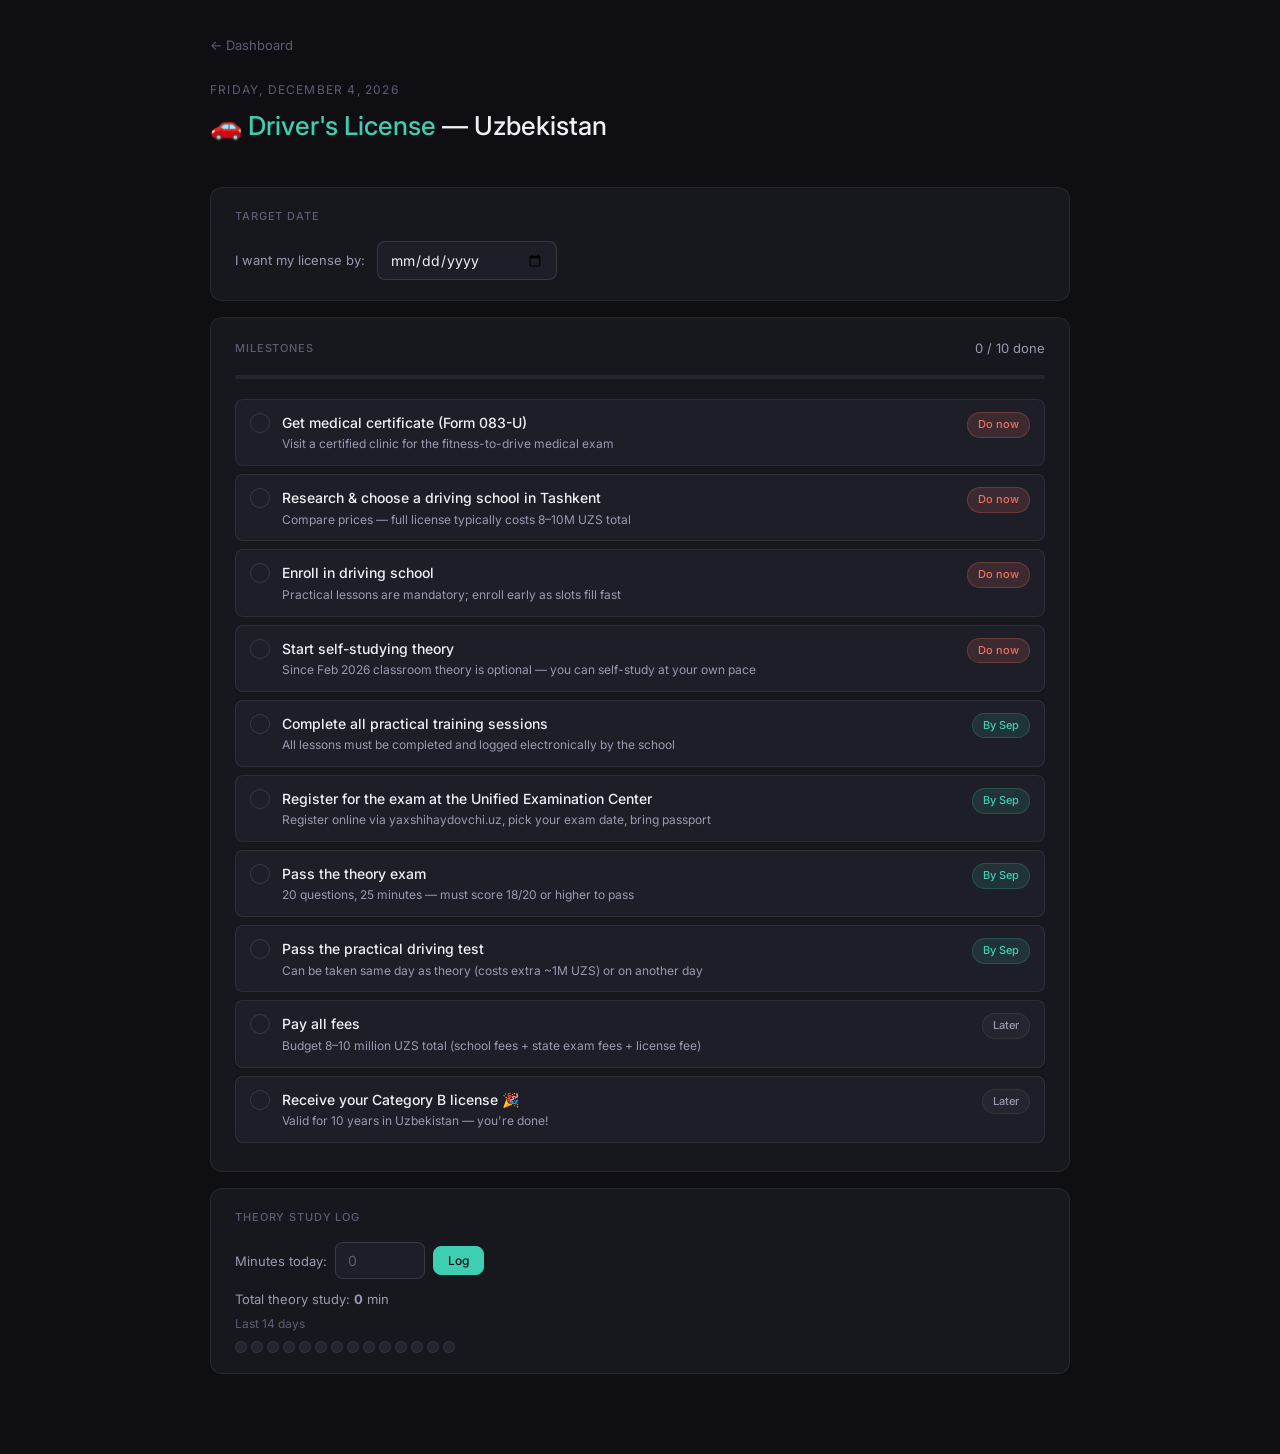
<file: driving.html>
<!DOCTYPE html>
<html lang="en">
<head>
<meta charset="UTF-8">
<meta name="viewport" content="width=device-width, initial-scale=1.0">
<title>Driving — Dashboard</title>
<link rel="stylesheet" href="shared.css">
<style>
  .target-row {
    display: flex; align-items: center; gap: 12px; flex-wrap: wrap;
  }
  .target-row label { font-size: 13px; color: var(--text2); }
  .days-left { font-size: 15px; font-weight: 500; color: var(--teal); }

  .session-row { display: flex; gap: 8px; align-items: center; flex-wrap: wrap; margin-bottom: 10px; }
  .session-row label { font-size: 13px; color: var(--text2); }
</style>
</head>
<body>
<div class="shell">

  <a href="index.html" class="back-link">← Dashboard</a>

  <div class="header">
    <div class="date-line" id="dateLine"></div>
    <h1>🚗 <span class="accent-teal">Driver's License</span> — Uzbekistan</h1>
  </div>

  <!-- TARGET DATE -->
  <div class="card">
    <div class="card-title">Target date</div>
    <div class="target-row">
      <label>I want my license by:</label>
      <input type="date" class="input" id="d-target-input" style="width:180px">
      <span class="days-left" id="d-days-left"></span>
    </div>
  </div>

  <!-- PROGRESS -->
  <div class="card">
    <div style="display:flex;justify-content:space-between;align-items:center;margin-bottom:1rem;flex-wrap:wrap;gap:8px;">
      <div class="card-title" style="margin-bottom:0">Milestones</div>
      <span style="font-size:13px;color:var(--text2)" id="d-pct-label">0 / 10 done</span>
    </div>
    <div class="prog-bar-wrap">
      <div class="prog-bar"><div class="prog-fill teal" id="d-prog-fill" style="width:0%"></div></div>
    </div>
    <div id="milestone-list"></div>
  </div>

  <!-- STUDY LOG -->
  <div class="card">
    <div class="card-title">Theory study log</div>
    <div class="session-row">
      <label>Minutes today:</label>
      <input type="number" class="input" id="d-mins-input" min="0" max="300" placeholder="0" style="width:90px">
      <button class="btn btn-sm btn-teal" onclick="logSession()">Log</button>
    </div>
    <div style="font-size:13px;color:var(--text2)">
      Total theory study: <strong id="d-total-mins">0</strong> min
    </div>
    <div style="font-size:12px;color:var(--text3);margin-top:4px">Last 14 days</div>
    <div class="streak-dots" id="d-streak-dots"></div>
  </div>

</div>

<script>
// ── MILESTONES DATA ───────────────────────────────────────────────────────────
const MILESTONES = [
  {id:'d1', title:'Get medical certificate (Form 083-U)',
   note:'Visit a certified clinic for the fitness-to-drive medical exam', badge:'now'},
  {id:'d2', title:'Research & choose a driving school in Tashkent',
   note:'Compare prices — full license typically costs 8–10M UZS total', badge:'now'},
  {id:'d3', title:'Enroll in driving school',
   note:'Practical lessons are mandatory; enroll early as slots fill fast', badge:'now'},
  {id:'d4', title:'Start self-studying theory',
   note:'Since Feb 2026 classroom theory is optional — you can self-study at your own pace', badge:'now'},
  {id:'d5', title:'Complete all practical training sessions',
   note:'All lessons must be completed and logged electronically by the school', badge:'soon'},
  {id:'d6', title:'Register for the exam at the Unified Examination Center',
   note:'Register online via yaxshihaydovchi.uz, pick your exam date, bring passport', badge:'soon'},
  {id:'d7', title:'Pass the theory exam',
   note:'20 questions, 25 minutes — must score 18/20 or higher to pass', badge:'soon'},
  {id:'d8', title:'Pass the practical driving test',
   note:'Can be taken same day as theory (costs extra ~1M UZS) or on another day', badge:'soon'},
  {id:'d9', title:'Pay all fees',
   note:'Budget 8–10 million UZS total (school fees + state exam fees + license fee)', badge:'later'},
  {id:'d10', title:'Receive your Category B license 🎉',
   note:'Valid for 10 years in Uzbekistan — you\'re done!', badge:'later'},
];

// ── STORAGE KEYS ──────────────────────────────────────────────────────────────
const K = { done:'d_done', target:'d_target', minsTotal:'d_mins_total', streak:'d_streak' };

// ── STATE ─────────────────────────────────────────────────────────────────────
function load(key, fb) { try{const v=localStorage.getItem(key);return v!==null?JSON.parse(v):fb;}catch(e){return fb;} }
function save(key,val) { localStorage.setItem(key,JSON.stringify(val)); }

let done      = load(K.done, []);
let target    = load(K.target, '');
let minsTotal = load(K.minsTotal, 0);
let streak    = load(K.streak, []);

// ── INIT ──────────────────────────────────────────────────────────────────────
document.getElementById('dateLine').textContent =
  new Date().toLocaleDateString('en-US',{weekday:'long',year:'numeric',month:'long',day:'numeric'});
document.getElementById('d-total-mins').textContent = minsTotal;
if (target) { document.getElementById('d-target-input').value = target; updateDaysLeft(); }

buildMilestones();
renderProgress();
renderStreakDots();

document.getElementById('d-target-input').addEventListener('change', function() {
  target = this.value; save(K.target, target); updateDaysLeft();
});

// ── MILESTONES ────────────────────────────────────────────────────────────────
function buildMilestones() {
  const list = document.getElementById('milestone-list');
  list.innerHTML = '';
  MILESTONES.forEach(m => {
    const isDone = done.includes(m.id);
    const el = document.createElement('div');
    el.className = 'milestone teal' + (isDone ? ' done' : '');
    el.onclick = () => toggleMilestone(m.id);
    const badgeCls = m.badge==='now'?'badge-now':m.badge==='soon'?'badge-soon':'badge-later';
    const badgeTxt = m.badge==='now'?'Do now':m.badge==='soon'?'By Sep':'Later';
    el.innerHTML = `
      <div class="m-check"></div>
      <div class="m-body">
        <div class="m-title">${m.title}</div>
        <div class="m-note">${m.note}</div>
      </div>
      <span class="m-badge ${badgeCls}">${badgeTxt}</span>
    `;
    list.appendChild(el);
  });
}

function toggleMilestone(id) {
  const idx = done.indexOf(id);
  if (idx >= 0) done.splice(idx,1); else done.push(id);
  save(K.done, done);
  buildMilestones();
  renderProgress();
}

// ── PROGRESS ──────────────────────────────────────────────────────────────────
function renderProgress() {
  const pct = Math.round((done.length / MILESTONES.length) * 100);
  document.getElementById('d-prog-fill').style.width = pct + '%';
  document.getElementById('d-pct-label').textContent = `${done.length} / ${MILESTONES.length} done`;
}

// ── TARGET DATE ───────────────────────────────────────────────────────────────
function updateDaysLeft() {
  const el = document.getElementById('d-days-left');
  if (!target) { el.textContent = ''; return; }
  const diff = Math.ceil((new Date(target) - new Date()) / 86400000);
  el.textContent = diff > 0 ? `${diff} days to go` : diff === 0 ? 'Today!' : 'Date passed';
}

// ── SESSION LOG ───────────────────────────────────────────────────────────────
function logSession() {
  const mins = parseInt(document.getElementById('d-mins-input').value) || 0;
  if (mins <= 0) return;
  minsTotal += mins; save(K.minsTotal, minsTotal);
  document.getElementById('d-total-mins').textContent = minsTotal;
  const today = new Date().toDateString();
  if (!streak.includes(today)) { streak.push(today); save(K.streak, streak); }
  document.getElementById('d-mins-input').value = '';
  renderStreakDots();
}

// ── STREAK DOTS ───────────────────────────────────────────────────────────────
function renderStreakDots() {
  const el = document.getElementById('d-streak-dots');
  el.innerHTML = '';
  for (let i = 13; i >= 0; i--) {
    const d = new Date(); d.setDate(d.getDate()-i);
    const dot = document.createElement('div');
    dot.className = 'dot' + (streak.includes(d.toDateString()) ? ' teal' : '');
    dot.title = d.toDateString();
    el.appendChild(dot);
  }
}
</script>
</body>
</html>
</file>
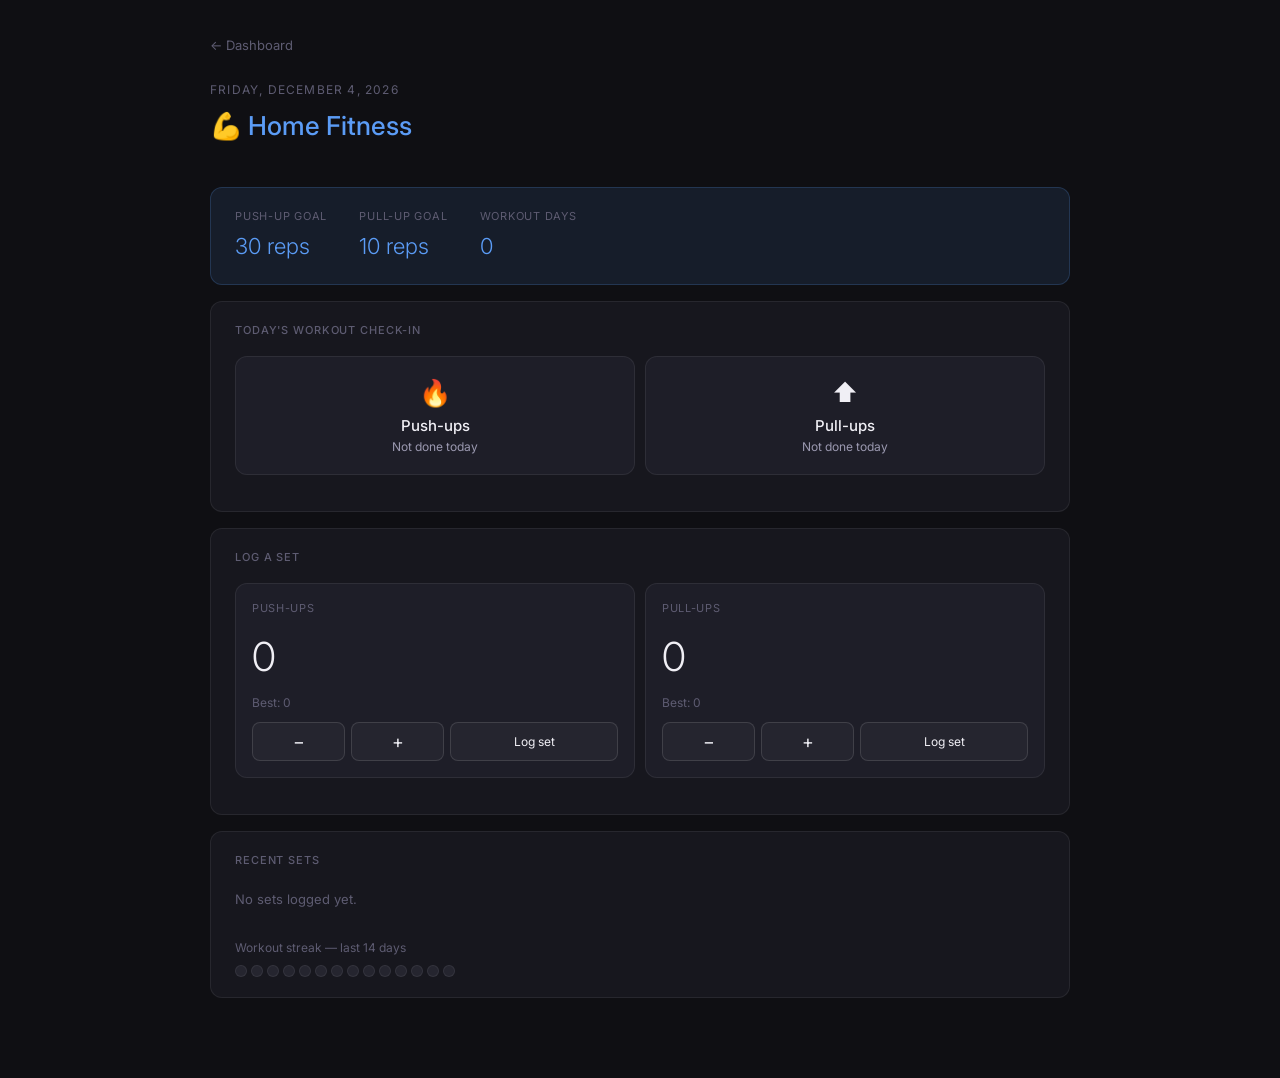
<file: fitness.html>
<!DOCTYPE html>
<html lang="en">
<head>
<meta charset="UTF-8">
<meta name="viewport" content="width=device-width, initial-scale=1.0">
<title>Fitness — Dashboard</title>
<link rel="stylesheet" href="shared.css">
<style>
  .workout-grid {
    display: grid; grid-template-columns: 1fr 1fr; gap: 10px; margin-bottom: 1rem;
  }
  .workout-btn {
    padding: 20px; border-radius: var(--radius);
    border: 1px solid var(--border); background: var(--surface2);
    color: var(--text); font-family: 'Inter', sans-serif;
    cursor: pointer; transition: all 0.2s; text-align: center;
  }
  .workout-btn:hover   { border-color: var(--blue); }
  .workout-btn.checked { border-color: var(--blue); background: var(--blue-dim); }
  .workout-btn .wb-icon  { font-size: 26px; margin-bottom: 8px; }
  .workout-btn .wb-name  { font-size: 15px; font-weight: 500; margin-bottom: 4px; }
  .workout-btn .wb-label { font-size: 12px; color: var(--text2); }
  .workout-btn.checked .wb-label { color: var(--blue); }

  .rep-grid { display: grid; grid-template-columns: 1fr 1fr; gap: 10px; margin-bottom: 1rem; }
  .rep-card {
    padding: 16px; border-radius: var(--radius);
    border: 1px solid var(--border); background: var(--surface2);
  }
  .rc-label   { font-size: 11px; color: var(--text3); text-transform: uppercase; letter-spacing: 0.06em; margin-bottom: 8px; }
  .rc-current { font-size: 40px; font-weight: 300; color: var(--text); margin-bottom: 4px; }
  .rc-best    { font-size: 12px; color: var(--text3); margin-bottom: 10px; }
  .rc-controls { display: flex; gap: 6px; }
  .rc-btn {
    flex: 1; padding: 8px; border-radius: var(--radius-sm);
    border: 1px solid var(--border2); background: var(--surface3);
    color: var(--text); font-family: 'Inter', sans-serif; font-size: 18px;
    cursor: pointer; transition: all 0.15s;
  }
  .rc-btn:hover { background: var(--surface2); border-color: var(--blue); color: var(--blue); }
  .rc-btn.log-btn { font-size: 12px; flex: 2; }

  .history-entry {
    display: inline-block; margin: 3px 5px 3px 0;
    padding: 4px 10px; border-radius: 99px;
    background: var(--surface3); font-size: 12px; color: var(--text2);
  }
  .history-entry strong { color: var(--text); }

  @media(max-width:520px) {
    .workout-grid, .rep-grid { grid-template-columns: 1fr; }
  }
</style>
</head>
<body>
<div class="shell">

  <a href="index.html" class="back-link">← Dashboard</a>

  <div class="header">
    <div class="date-line" id="dateLine"></div>
    <h1>💪 <span class="accent-blue">Home Fitness</span></h1>
  </div>

  <!-- GOALS BANNER -->
  <div class="card" style="background:var(--blue-dim);border-color:rgba(91,156,246,0.2);">
    <div style="display:flex;gap:2rem;flex-wrap:wrap;">
      <div>
        <div style="font-size:11px;color:var(--text3);text-transform:uppercase;letter-spacing:0.07em;margin-bottom:4px;">Push-up goal</div>
        <div style="font-size:22px;font-weight:300;color:var(--blue)">30 reps</div>
      </div>
      <div>
        <div style="font-size:11px;color:var(--text3);text-transform:uppercase;letter-spacing:0.07em;margin-bottom:4px;">Pull-up goal</div>
        <div style="font-size:22px;font-weight:300;color:var(--blue)">10 reps</div>
      </div>
      <div>
        <div style="font-size:11px;color:var(--text3);text-transform:uppercase;letter-spacing:0.07em;margin-bottom:4px;">Workout days</div>
        <div style="font-size:22px;font-weight:300;color:var(--blue)" id="total-workout-days">0</div>
      </div>
    </div>
  </div>

  <!-- TODAY CHECK-IN -->
  <div class="card">
    <div class="card-title">Today's workout check-in</div>
    <div class="workout-grid">
      <button class="workout-btn" id="btn-pushup" onclick="toggleWorkout('pushup')">
        <div class="wb-icon">🔥</div>
        <div class="wb-name">Push-ups</div>
        <div class="wb-label" id="label-pushup">Not done today</div>
      </button>
      <button class="workout-btn" id="btn-pullup" onclick="toggleWorkout('pullup')">
        <div class="wb-icon">⬆️</div>
        <div class="wb-name">Pull-ups</div>
        <div class="wb-label" id="label-pullup">Not done today</div>
      </button>
    </div>
  </div>

  <!-- REP LOGGER -->
  <div class="card">
    <div class="card-title">Log a set</div>
    <div class="rep-grid">
      <div class="rep-card">
        <div class="rc-label">Push-ups</div>
        <div class="rc-current" id="pushup-count">0</div>
        <div class="rc-best" id="pushup-best">Best: 0</div>
        <div class="rc-controls">
          <button class="rc-btn" onclick="adj('pushup',-1)">−</button>
          <button class="rc-btn" onclick="adj('pushup', 1)">+</button>
          <button class="rc-btn log-btn" onclick="logSet('pushup')">Log set</button>
        </div>
      </div>
      <div class="rep-card">
        <div class="rc-label">Pull-ups</div>
        <div class="rc-current" id="pullup-count">0</div>
        <div class="rc-best" id="pullup-best">Best: 0</div>
        <div class="rc-controls">
          <button class="rc-btn" onclick="adj('pullup',-1)">−</button>
          <button class="rc-btn" onclick="adj('pullup', 1)">+</button>
          <button class="rc-btn log-btn" onclick="logSet('pullup')">Log set</button>
        </div>
      </div>
    </div>
  </div>

  <!-- HISTORY -->
  <div class="card">
    <div class="card-title">Recent sets</div>
    <div id="f-history" style="min-height:40px;"></div>
    <div style="font-size:12px;color:var(--text3);margin-top:12px;">Workout streak — last 14 days</div>
    <div class="streak-dots" id="f-streak-dots"></div>
  </div>

</div>

<script>
// ── STORAGE KEYS ──────────────────────────────────────────────────────────────
const K = {
  workoutDate: 'f_workout_date',
  pushupDone:  'f_pushup_done',
  pullupDone:  'f_pullup_done',
  pushupBest:  'f_pushup_best',
  pullupBest:  'f_pullup_best',
  history:     'f_history',
  streak:      'f_streak',
};

// ── STATE ─────────────────────────────────────────────────────────────────────
function load(key,fb){try{const v=localStorage.getItem(key);return v!==null?JSON.parse(v):fb;}catch(e){return fb;}}
function save(key,val){localStorage.setItem(key,JSON.stringify(val));}

const today = new Date().toDateString();
// reset daily check-in if new day
if (load(K.workoutDate,'') !== today) {
  save(K.pushupDone, false); save(K.pullupDone, false); save(K.workoutDate, today);
}

let pushupDone = load(K.pushupDone, false);
let pullupDone = load(K.pullupDone, false);
let pushupBest = load(K.pushupBest, 0);
let pullupBest = load(K.pullupBest, 0);
let history    = load(K.history, []);
let streak     = load(K.streak, []);

let tempPushup = 0, tempPullup = 0;

// ── INIT ──────────────────────────────────────────────────────────────────────
document.getElementById('dateLine').textContent =
  new Date().toLocaleDateString('en-US',{weekday:'long',year:'numeric',month:'long',day:'numeric'});

if (pushupDone) setChecked('pushup', true);
if (pullupDone) setChecked('pullup', true);
document.getElementById('pushup-best').textContent = `Best: ${pushupBest}`;
document.getElementById('pullup-best').textContent = `Best: ${pullupBest}`;
document.getElementById('total-workout-days').textContent = streak.length;
renderHistory();
renderStreakDots();

// ── WORKOUT CHECK-IN ──────────────────────────────────────────────────────────
function toggleWorkout(type) {
  if (type === 'pushup') { pushupDone = !pushupDone; save(K.pushupDone, pushupDone); setChecked('pushup', pushupDone); }
  else                   { pullupDone = !pullupDone; save(K.pullupDone, pullupDone); setChecked('pullup', pullupDone); }
  if (pushupDone || pullupDone) {
    if (!streak.includes(today)) { streak.push(today); save(K.streak, streak); }
  }
  document.getElementById('total-workout-days').textContent = streak.length;
  renderStreakDots();
}

function setChecked(type, on) {
  const btn   = document.getElementById('btn-'+type);
  const label = document.getElementById('label-'+type);
  if (on) { btn.classList.add('checked'); label.textContent = 'Done today ✓'; }
  else     { btn.classList.remove('checked'); label.textContent = 'Not done today'; }
}

// ── REP LOGGER ────────────────────────────────────────────────────────────────
function adj(type, delta) {
  if (type === 'pushup') { tempPushup = Math.max(0, tempPushup+delta); document.getElementById('pushup-count').textContent = tempPushup; }
  else                   { tempPullup = Math.max(0, tempPullup+delta); document.getElementById('pullup-count').textContent = tempPullup; }
}

function logSet(type) {
  const val = type === 'pushup' ? tempPushup : tempPullup;
  if (val === 0) return;
  const dateStr = new Date().toLocaleDateString('en-US',{month:'short',day:'numeric'});
  history.push({type, val, date: dateStr});
  if (history.length > 30) history = history.slice(-30);
  save(K.history, history);
  if (type === 'pushup') {
    if (val > pushupBest) { pushupBest = val; save(K.pushupBest, pushupBest); }
    tempPushup = 0; document.getElementById('pushup-count').textContent = 0;
    document.getElementById('pushup-best').textContent = `Best: ${pushupBest}`;
  } else {
    if (val > pullupBest) { pullupBest = val; save(K.pullupBest, pullupBest); }
    tempPullup = 0; document.getElementById('pullup-count').textContent = 0;
    document.getElementById('pullup-best').textContent = `Best: ${pullupBest}`;
  }
  renderHistory();
}

function renderHistory() {
  const el = document.getElementById('f-history');
  if (!history.length) { el.innerHTML = '<span style="font-size:13px;color:var(--text3)">No sets logged yet.</span>'; return; }
  el.innerHTML = history.slice(-10).reverse().map(h =>
    `<span class="history-entry">${h.date} · ${h.type==='pushup'?'Push-up':'Pull-up'}: <strong>${h.val}</strong></span>`
  ).join('');
}

// ── STREAK DOTS ───────────────────────────────────────────────────────────────
function renderStreakDots() {
  const el = document.getElementById('f-streak-dots');
  el.innerHTML = '';
  for (let i = 13; i >= 0; i--) {
    const d = new Date(); d.setDate(d.getDate()-i);
    const dot = document.createElement('div');
    dot.className = 'dot' + (streak.includes(d.toDateString()) ? ' blue' : '');
    dot.title = d.toDateString();
    el.appendChild(dot);
  }
}
</script>
</body>
</html>
</file>
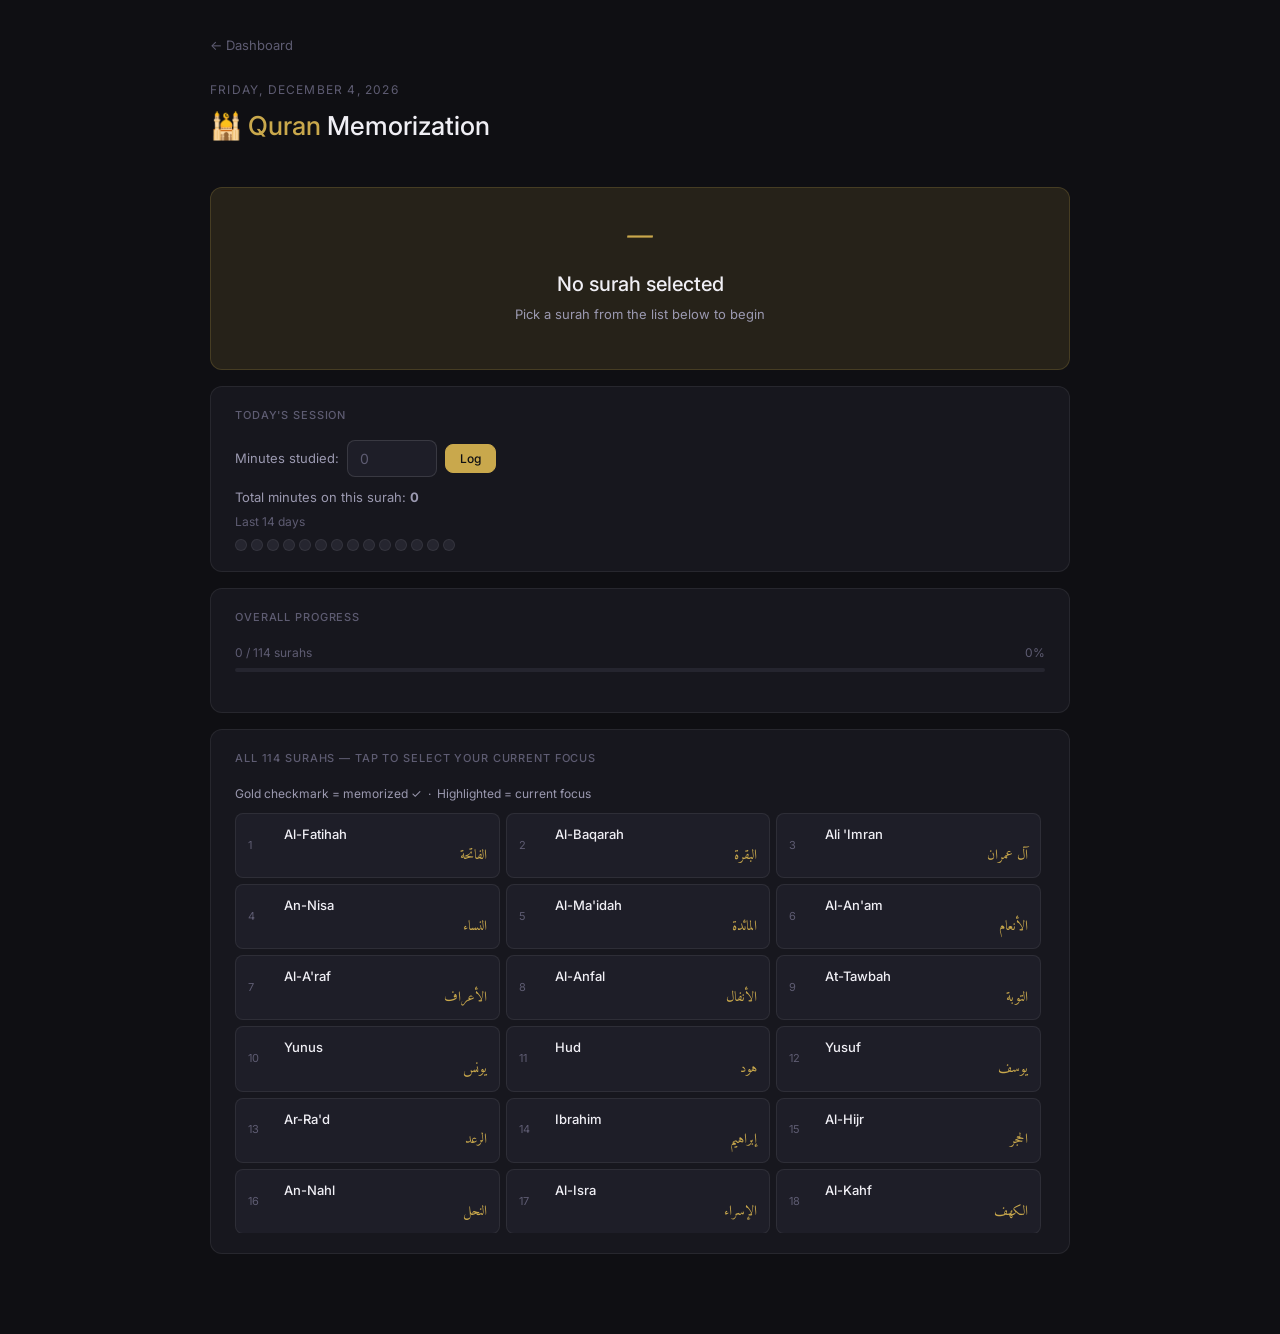
<file: quran.html>
<!DOCTYPE html>
<html lang="en">
<head>
<meta charset="UTF-8">
<meta name="viewport" content="width=device-width, initial-scale=1.0">
<title>Quran — Dashboard</title>
<link rel="stylesheet" href="shared.css">
<style>
  /* Quran-specific styles only */
  .quran-current {
    background: var(--gold-dim);
    border: 1px solid rgba(201,168,76,0.2);
    border-radius: var(--radius);
    padding: 1.5rem;
    margin-bottom: 1rem;
    text-align: center;
  }
  .surah-arabic {
    font-family: 'Amiri', serif; font-size: 36px;
    color: var(--gold); direction: rtl; line-height: 1.4; margin-bottom: 6px;
  }
  .surah-name-en { font-size: 20px; font-weight: 500; margin-bottom: 4px; }
  .surah-meta    { font-size: 13px; color: var(--text2); }
  .surah-actions { display: flex; gap: 8px; justify-content: center; margin-top: 1.25rem; flex-wrap: wrap; }

  .surah-grid {
    display: grid;
    grid-template-columns: repeat(auto-fill, minmax(200px, 1fr));
    gap: 6px; max-height: 420px; overflow-y: auto; padding-right: 4px;
  }
  .surah-item {
    padding: 10px 12px; border-radius: var(--radius-sm);
    border: 1px solid var(--border); background: var(--surface2);
    cursor: pointer; transition: all 0.15s;
    display: flex; align-items: center; gap: 10px;
  }
  .surah-item:hover              { border-color: var(--gold); background: var(--gold-dim); }
  .surah-item.is-memorized       { border-color: rgba(201,168,76,0.25); background: var(--gold-dim); opacity: 0.55; cursor: default; }
  .surah-item.is-current         { border-color: var(--gold); background: var(--gold-dim); }
  .surah-item.is-memorized .s-en { text-decoration: line-through; color: var(--text3); }
  .s-num  { font-size: 11px; color: var(--text3); min-width: 26px; }
  .s-en   { font-size: 13px; font-weight: 500; color: var(--text); }
  .s-ar   { font-family: 'Amiri', serif; font-size: 14px; color: var(--gold); direction: rtl; }
  .s-tick { margin-left: auto; color: var(--gold); }

  .session-row { display: flex; gap: 8px; align-items: center; flex-wrap: wrap; margin-bottom: 10px; }
  .session-row label { font-size: 13px; color: var(--text2); }
</style>
</head>
<body>
<div class="shell">

  <a href="index.html" class="back-link">← Dashboard</a>

  <div class="header">
    <div class="date-line" id="dateLine"></div>
    <h1>🕌 <span class="accent-gold">Quran</span> Memorization</h1>
  </div>

  <!-- CURRENT SURAH -->
  <div class="quran-current" id="current-card">
    <div class="surah-arabic" id="q-arabic">—</div>
    <div class="surah-name-en" id="q-name-en">No surah selected</div>
    <div class="surah-meta" id="q-meta">Pick a surah from the list below to begin</div>
    <div class="surah-actions" id="q-actions"></div>
  </div>

  <!-- SESSION LOG -->
  <div class="card">
    <div class="card-title">Today's session</div>
    <div class="session-row">
      <label>Minutes studied:</label>
      <input type="number" class="input" id="q-mins-input" min="0" max="300" placeholder="0" style="width:90px">
      <button class="btn btn-sm btn-gold" onclick="logSession()">Log</button>
    </div>
    <div style="font-size:13px;color:var(--text2)">
      Total minutes on this surah: <strong id="q-total-mins">0</strong>
    </div>
    <div style="font-size:12px;color:var(--text3);margin-top:4px">Last 14 days</div>
    <div class="streak-dots" id="q-streak-dots"></div>
  </div>

  <!-- PROGRESS -->
  <div class="card">
    <div class="card-title">Overall progress</div>
    <div class="prog-bar-wrap">
      <div class="prog-meta">
        <span id="prog-label">0 / 114 surahs</span>
        <span id="prog-pct">0%</span>
      </div>
      <div class="prog-bar"><div class="prog-fill gold" id="prog-fill" style="width:0%"></div></div>
    </div>
  </div>

  <!-- SURAH LIST -->
  <div class="card">
    <div class="card-title">All 114 surahs — tap to select your current focus</div>
    <div style="font-size:12px;color:var(--text2);margin-bottom:10px;">
      Gold checkmark = memorized ✓ &nbsp;·&nbsp; Highlighted = current focus
    </div>
    <div class="surah-grid" id="surah-grid"></div>
  </div>

</div>

<!-- MODAL -->
<div class="modal-overlay" id="modal-overlay">
  <div class="modal">
    <h3 id="modal-title">Mark as memorized?</h3>
    <p id="modal-body"></p>
    <div class="modal-actions">
      <button class="btn" onclick="closeModal()">Cancel</button>
      <button class="btn btn-gold" id="modal-confirm">Yes, mark done ✓</button>
    </div>
  </div>
</div>

<script>
// ── SURAH DATA ────────────────────────────────────────────────────────────────
const SURAHS = [
  {n:1,ar:"الفاتحة",en:"Al-Fatihah",v:7,m:"Meccan"},
  {n:2,ar:"البقرة",en:"Al-Baqarah",v:286,m:"Medinan"},
  {n:3,ar:"آل عمران",en:"Ali 'Imran",v:200,m:"Medinan"},
  {n:4,ar:"النساء",en:"An-Nisa",v:176,m:"Medinan"},
  {n:5,ar:"المائدة",en:"Al-Ma'idah",v:120,m:"Medinan"},
  {n:6,ar:"الأنعام",en:"Al-An'am",v:165,m:"Meccan"},
  {n:7,ar:"الأعراف",en:"Al-A'raf",v:206,m:"Meccan"},
  {n:8,ar:"الأنفال",en:"Al-Anfal",v:75,m:"Medinan"},
  {n:9,ar:"التوبة",en:"At-Tawbah",v:129,m:"Medinan"},
  {n:10,ar:"يونس",en:"Yunus",v:109,m:"Meccan"},
  {n:11,ar:"هود",en:"Hud",v:123,m:"Meccan"},
  {n:12,ar:"يوسف",en:"Yusuf",v:111,m:"Meccan"},
  {n:13,ar:"الرعد",en:"Ar-Ra'd",v:43,m:"Medinan"},
  {n:14,ar:"إبراهيم",en:"Ibrahim",v:52,m:"Meccan"},
  {n:15,ar:"الحجر",en:"Al-Hijr",v:99,m:"Meccan"},
  {n:16,ar:"النحل",en:"An-Nahl",v:128,m:"Meccan"},
  {n:17,ar:"الإسراء",en:"Al-Isra",v:111,m:"Meccan"},
  {n:18,ar:"الكهف",en:"Al-Kahf",v:110,m:"Meccan"},
  {n:19,ar:"مريم",en:"Maryam",v:98,m:"Meccan"},
  {n:20,ar:"طه",en:"Ta-Ha",v:135,m:"Meccan"},
  {n:21,ar:"الأنبياء",en:"Al-Anbiya",v:112,m:"Meccan"},
  {n:22,ar:"الحج",en:"Al-Hajj",v:78,m:"Medinan"},
  {n:23,ar:"المؤمنون",en:"Al-Mu'minun",v:118,m:"Meccan"},
  {n:24,ar:"النور",en:"An-Nur",v:64,m:"Medinan"},
  {n:25,ar:"الفرقان",en:"Al-Furqan",v:77,m:"Meccan"},
  {n:26,ar:"الشعراء",en:"Ash-Shu'ara",v:227,m:"Meccan"},
  {n:27,ar:"النمل",en:"An-Naml",v:93,m:"Meccan"},
  {n:28,ar:"القصص",en:"Al-Qasas",v:88,m:"Meccan"},
  {n:29,ar:"العنكبوت",en:"Al-'Ankabut",v:69,m:"Meccan"},
  {n:30,ar:"الروم",en:"Ar-Rum",v:60,m:"Meccan"},
  {n:31,ar:"لقمان",en:"Luqman",v:34,m:"Meccan"},
  {n:32,ar:"السجدة",en:"As-Sajdah",v:30,m:"Meccan"},
  {n:33,ar:"الأحزاب",en:"Al-Ahzab",v:73,m:"Medinan"},
  {n:34,ar:"سبأ",en:"Saba",v:54,m:"Meccan"},
  {n:35,ar:"فاطر",en:"Fatir",v:45,m:"Meccan"},
  {n:36,ar:"يس",en:"Ya-Sin",v:83,m:"Meccan"},
  {n:37,ar:"الصافات",en:"As-Saffat",v:182,m:"Meccan"},
  {n:38,ar:"ص",en:"Sad",v:88,m:"Meccan"},
  {n:39,ar:"الزمر",en:"Az-Zumar",v:75,m:"Meccan"},
  {n:40,ar:"غافر",en:"Ghafir",v:85,m:"Meccan"},
  {n:41,ar:"فصلت",en:"Fussilat",v:54,m:"Meccan"},
  {n:42,ar:"الشورى",en:"Ash-Shura",v:53,m:"Meccan"},
  {n:43,ar:"الزخرف",en:"Az-Zukhruf",v:89,m:"Meccan"},
  {n:44,ar:"الدخان",en:"Ad-Dukhan",v:59,m:"Meccan"},
  {n:45,ar:"الجاثية",en:"Al-Jathiyah",v:37,m:"Meccan"},
  {n:46,ar:"الأحقاف",en:"Al-Ahqaf",v:35,m:"Meccan"},
  {n:47,ar:"محمد",en:"Muhammad",v:38,m:"Medinan"},
  {n:48,ar:"الفتح",en:"Al-Fath",v:29,m:"Medinan"},
  {n:49,ar:"الحجرات",en:"Al-Hujurat",v:18,m:"Medinan"},
  {n:50,ar:"ق",en:"Qaf",v:45,m:"Meccan"},
  {n:51,ar:"الذاريات",en:"Adh-Dhariyat",v:60,m:"Meccan"},
  {n:52,ar:"الطور",en:"At-Tur",v:49,m:"Meccan"},
  {n:53,ar:"النجم",en:"An-Najm",v:62,m:"Meccan"},
  {n:54,ar:"القمر",en:"Al-Qamar",v:55,m:"Meccan"},
  {n:55,ar:"الرحمن",en:"Ar-Rahman",v:78,m:"Medinan"},
  {n:56,ar:"الواقعة",en:"Al-Waqi'ah",v:96,m:"Meccan"},
  {n:57,ar:"الحديد",en:"Al-Hadid",v:29,m:"Medinan"},
  {n:58,ar:"المجادلة",en:"Al-Mujadila",v:22,m:"Medinan"},
  {n:59,ar:"الحشر",en:"Al-Hashr",v:24,m:"Medinan"},
  {n:60,ar:"الممتحنة",en:"Al-Mumtahanah",v:13,m:"Medinan"},
  {n:61,ar:"الصف",en:"As-Saf",v:14,m:"Medinan"},
  {n:62,ar:"الجمعة",en:"Al-Jumu'ah",v:11,m:"Medinan"},
  {n:63,ar:"المنافقون",en:"Al-Munafiqun",v:11,m:"Medinan"},
  {n:64,ar:"التغابن",en:"At-Taghabun",v:18,m:"Medinan"},
  {n:65,ar:"الطلاق",en:"At-Talaq",v:12,m:"Medinan"},
  {n:66,ar:"التحريم",en:"At-Tahrim",v:12,m:"Medinan"},
  {n:67,ar:"الملك",en:"Al-Mulk",v:30,m:"Meccan"},
  {n:68,ar:"القلم",en:"Al-Qalam",v:52,m:"Meccan"},
  {n:69,ar:"الحاقة",en:"Al-Haqqah",v:52,m:"Meccan"},
  {n:70,ar:"المعارج",en:"Al-Ma'arij",v:44,m:"Meccan"},
  {n:71,ar:"نوح",en:"Nuh",v:28,m:"Meccan"},
  {n:72,ar:"الجن",en:"Al-Jinn",v:28,m:"Meccan"},
  {n:73,ar:"المزمل",en:"Al-Muzzammil",v:20,m:"Meccan"},
  {n:74,ar:"المدثر",en:"Al-Muddaththir",v:56,m:"Meccan"},
  {n:75,ar:"القيامة",en:"Al-Qiyamah",v:40,m:"Meccan"},
  {n:76,ar:"الإنسان",en:"Al-Insan",v:31,m:"Medinan"},
  {n:77,ar:"المرسلات",en:"Al-Mursalat",v:50,m:"Meccan"},
  {n:78,ar:"النبأ",en:"An-Naba",v:40,m:"Meccan"},
  {n:79,ar:"النازعات",en:"An-Nazi'at",v:46,m:"Meccan"},
  {n:80,ar:"عبس",en:"'Abasa",v:42,m:"Meccan"},
  {n:81,ar:"التكوير",en:"At-Takwir",v:29,m:"Meccan"},
  {n:82,ar:"الانفطار",en:"Al-Infitar",v:19,m:"Meccan"},
  {n:83,ar:"المطففين",en:"Al-Mutaffifin",v:36,m:"Meccan"},
  {n:84,ar:"الانشقاق",en:"Al-Inshiqaq",v:25,m:"Meccan"},
  {n:85,ar:"البروج",en:"Al-Buruj",v:22,m:"Meccan"},
  {n:86,ar:"الطارق",en:"At-Tariq",v:17,m:"Meccan"},
  {n:87,ar:"الأعلى",en:"Al-A'la",v:19,m:"Meccan"},
  {n:88,ar:"الغاشية",en:"Al-Ghashiyah",v:26,m:"Meccan"},
  {n:89,ar:"الفجر",en:"Al-Fajr",v:30,m:"Meccan"},
  {n:90,ar:"البلد",en:"Al-Balad",v:20,m:"Meccan"},
  {n:91,ar:"الشمس",en:"Ash-Shams",v:15,m:"Meccan"},
  {n:92,ar:"الليل",en:"Al-Layl",v:21,m:"Meccan"},
  {n:93,ar:"الضحى",en:"Ad-Duhaa",v:11,m:"Meccan"},
  {n:94,ar:"الشرح",en:"Ash-Sharh",v:8,m:"Meccan"},
  {n:95,ar:"التين",en:"At-Tin",v:8,m:"Meccan"},
  {n:96,ar:"العلق",en:"Al-'Alaq",v:19,m:"Meccan"},
  {n:97,ar:"القدر",en:"Al-Qadr",v:5,m:"Meccan"},
  {n:98,ar:"البينة",en:"Al-Bayyinah",v:8,m:"Medinan"},
  {n:99,ar:"الزلزلة",en:"Az-Zalzalah",v:8,m:"Medinan"},
  {n:100,ar:"العاديات",en:"Al-'Adiyat",v:11,m:"Meccan"},
  {n:101,ar:"القارعة",en:"Al-Qari'ah",v:11,m:"Meccan"},
  {n:102,ar:"التكاثر",en:"At-Takathur",v:8,m:"Meccan"},
  {n:103,ar:"العصر",en:"Al-'Asr",v:3,m:"Meccan"},
  {n:104,ar:"الهمزة",en:"Al-Humazah",v:9,m:"Meccan"},
  {n:105,ar:"الفيل",en:"Al-Fil",v:5,m:"Meccan"},
  {n:106,ar:"قريش",en:"Quraysh",v:4,m:"Meccan"},
  {n:107,ar:"الماعون",en:"Al-Ma'un",v:7,m:"Meccan"},
  {n:108,ar:"الكوثر",en:"Al-Kawthar",v:3,m:"Meccan"},
  {n:109,ar:"الكافرون",en:"Al-Kafirun",v:6,m:"Meccan"},
  {n:110,ar:"النصر",en:"An-Nasr",v:3,m:"Medinan"},
  {n:111,ar:"المسد",en:"Al-Masad",v:5,m:"Meccan"},
  {n:112,ar:"الإخلاص",en:"Al-Ikhlas",v:4,m:"Meccan"},
  {n:113,ar:"الفلق",en:"Al-Falaq",v:5,m:"Meccan"},
  {n:114,ar:"الناس",en:"An-Nas",v:6,m:"Meccan"}
];

// ── STORAGE KEYS (from contract) ─────────────────────────────────────────────
const K = {
  memorized:   'q_memorized',
  current:     'q_current',
  minsCurrent: 'q_mins_current',
  streak:      'q_streak',
};

// ── STATE ─────────────────────────────────────────────────────────────────────
function load(key, fb) { try { const v = localStorage.getItem(key); return v!==null?JSON.parse(v):fb; } catch(e){return fb;} }
function save(key, val) { localStorage.setItem(key, JSON.stringify(val)); }

let memorized   = load(K.memorized, []);
let current     = load(K.current, null);
let minsCurrent = load(K.minsCurrent, 0);
let streak      = load(K.streak, []);

// ── INIT ──────────────────────────────────────────────────────────────────────
document.getElementById('dateLine').textContent =
  new Date().toLocaleDateString('en-US',{weekday:'long',year:'numeric',month:'long',day:'numeric'});

buildGrid();
renderCurrent();
renderProgress();
renderStreakDots();

// ── SURAH GRID ────────────────────────────────────────────────────────────────
function buildGrid() {
  const grid = document.getElementById('surah-grid');
  grid.innerHTML = '';
  SURAHS.forEach(s => {
    const isMem = memorized.includes(s.n);
    const isCur = current === s.n;
    const el = document.createElement('div');
    el.className = 'surah-item' + (isMem?' is-memorized':'') + (isCur?' is-current':'');
    el.onclick = () => { if (!isMem) selectSurah(s.n); };
    el.innerHTML = `
      <span class="s-num">${s.n}</span>
      <div style="flex:1">
        <div class="s-en">${s.en}</div>
        <div class="s-ar">${s.ar}</div>
      </div>
      ${isMem ? '<span class="s-tick">✓</span>' : ''}
    `;
    grid.appendChild(el);
  });
}

function selectSurah(n) {
  current = n;
  save(K.current, current);
  buildGrid();
  renderCurrent();
}

// ── CURRENT CARD ──────────────────────────────────────────────────────────────
function renderCurrent() {
  document.getElementById('q-total-mins').textContent = minsCurrent;
  if (!current) {
    document.getElementById('q-arabic').textContent   = '—';
    document.getElementById('q-name-en').textContent  = 'No surah selected';
    document.getElementById('q-meta').textContent     = 'Pick a surah from the list below to begin';
    document.getElementById('q-actions').innerHTML    = '';
    return;
  }
  const s = SURAHS.find(x => x.n === current);
  document.getElementById('q-arabic').textContent  = s.ar;
  document.getElementById('q-name-en').textContent = `${s.n}. ${s.en}`;
  document.getElementById('q-meta').textContent    = `${s.v} verses · ${s.m}`;
  document.getElementById('q-actions').innerHTML   = `
    <button class="btn btn-gold" onclick="openModal()">✓ Mark as memorized</button>
    <button class="btn btn-sm" onclick="clearCurrent()">Change surah</button>
  `;
}

function clearCurrent() {
  current = null;
  save(K.current, null);
  buildGrid();
  renderCurrent();
}

// ── SESSION LOG ───────────────────────────────────────────────────────────────
function logSession() {
  const mins = parseInt(document.getElementById('q-mins-input').value) || 0;
  if (mins <= 0) return;
  minsCurrent += mins;
  save(K.minsCurrent, minsCurrent);
  const today = new Date().toDateString();
  if (!streak.includes(today)) { streak.push(today); save(K.streak, streak); }
  document.getElementById('q-mins-input').value = '';
  renderCurrent();
  renderStreakDots();
}

// ── PROGRESS ──────────────────────────────────────────────────────────────────
function renderProgress() {
  const pct = Math.round((memorized.length / 114) * 100);
  document.getElementById('prog-fill').style.width  = pct + '%';
  document.getElementById('prog-pct').textContent   = pct + '%';
  document.getElementById('prog-label').textContent = `${memorized.length} / 114 surahs`;
}

// ── STREAK DOTS ───────────────────────────────────────────────────────────────
function renderStreakDots() {
  const el = document.getElementById('q-streak-dots');
  el.innerHTML = '';
  for (let i = 13; i >= 0; i--) {
    const d = new Date(); d.setDate(d.getDate()-i);
    const dot = document.createElement('div');
    dot.className = 'dot' + (streak.includes(d.toDateString()) ? ' gold' : '');
    dot.title = d.toDateString();
    el.appendChild(dot);
  }
}

// ── MODAL ─────────────────────────────────────────────────────────────────────
function openModal() {
  if (!current) return;
  const s = SURAHS.find(x => x.n === current);
  document.getElementById('modal-title').textContent = `Mark "${s.en}" as memorized?`;
  document.getElementById('modal-body').textContent  =
    `You've confirmed you can recite Surah ${s.n} — ${s.en} (${s.ar}) from memory without looking. This surah will be recorded as done and you can choose your next one.`;
  document.getElementById('modal-confirm').onclick = confirmMemorized;
  document.getElementById('modal-overlay').classList.add('open');
}

function confirmMemorized() {
  if (!memorized.includes(current)) { memorized.push(current); save(K.memorized, memorized); }
  current = null; save(K.current, null);
  minsCurrent = 0; save(K.minsCurrent, 0);
  closeModal();
  buildGrid();
  renderCurrent();
  renderProgress();
}

function closeModal() { document.getElementById('modal-overlay').classList.remove('open'); }
document.getElementById('modal-overlay').addEventListener('click', e => { if(e.target===e.currentTarget) closeModal(); });
</script>
</body>
</html>
</file>
<file: shared.css>
/* ============================================================
   shared.css — SINGLE SOURCE OF TRUTH
   DO NOT modify CSS variables or component styles in individual
   HTML files. All changes to design come here.
   ============================================================ */

@import url('https://fonts.googleapis.com/css2?family=Inter:wght@300;400;500;600&family=Amiri:wght@400;700&display=swap');

/* ============================================================
   DESIGN TOKENS — locked, never change key names
   ============================================================ */
:root {
  /* Backgrounds */
  --bg:        #0f0f13;
  --surface:   #17171e;
  --surface2:  #1e1e28;
  --surface3:  #25252f;

  /* Borders */
  --border:    rgba(255,255,255,0.07);
  --border2:   rgba(255,255,255,0.12);

  /* Text */
  --text:      #f0eff5;
  --text2:     #9b99b0;
  --text3:     #5e5c72;

  /* Goal accent colours */
  --gold:        #c9a84c;
  --gold-dim:    rgba(201,168,76,0.12);
  --gold-glow:   rgba(201,168,76,0.25);

  --teal:        #3ecfb2;
  --teal-dim:    rgba(62,207,178,0.1);

  --blue:        #5b9cf6;
  --blue-dim:    rgba(91,156,246,0.1);

  --coral:       #f07060;
  --coral-dim:   rgba(240,112,96,0.1);

  --green:       #5bcf8a;
  --green-dim:   rgba(91,207,138,0.1);

  --purple:      #9b7ff4;
  --purple-dim:  rgba(155,127,244,0.1);

  /* Shape */
  --radius:    12px;
  --radius-sm: 8px;
}

/* ============================================================
   RESET & BASE
   ============================================================ */
*, *::before, *::after { box-sizing: border-box; margin: 0; padding: 0; }
html { scroll-behavior: smooth; }
body {
  background: var(--bg);
  color: var(--text);
  font-family: 'Inter', sans-serif;
  min-height: 100vh;
  line-height: 1.6;
}

/* ============================================================
   LAYOUT
   ============================================================ */
.shell { max-width: 900px; margin: 0 auto; padding: 2rem 1.25rem 4rem; }

/* ============================================================
   HEADER
   ============================================================ */
.header { margin-bottom: 2.5rem; }
.date-line {
  font-size: 12px; letter-spacing: 0.1em;
  color: var(--text3); text-transform: uppercase; margin-bottom: 6px;
}
.header h1 { font-size: 26px; font-weight: 500; color: var(--text); }
.header h1 span.accent-gold   { color: var(--gold); }
.header h1 span.accent-teal   { color: var(--teal); }
.header h1 span.accent-blue   { color: var(--blue); }
.header h1 span.accent-purple { color: var(--purple); }

/* Back link */
.back-link {
  display: inline-flex; align-items: center; gap: 6px;
  font-size: 13px; color: var(--text3); text-decoration: none;
  margin-bottom: 1.5rem; transition: color 0.15s;
}
.back-link:hover { color: var(--text2); }

/* ============================================================
   NAVIGATION BAR (used on index.html)
   ============================================================ */
.nav { display: flex; gap: 8px; margin-bottom: 2rem; flex-wrap: wrap; }
.nav-btn {
  padding: 9px 20px; border-radius: 99px;
  border: 1px solid var(--border2); background: transparent;
  color: var(--text2); font-family: 'Inter', sans-serif; font-size: 13px;
  cursor: pointer; transition: all 0.2s; text-decoration: none;
  display: inline-block;
}
.nav-btn:hover { color: var(--text); background: var(--surface2); }
.nav-btn.gold   { border-color: var(--gold);   color: var(--gold); }
.nav-btn.teal   { border-color: var(--teal);   color: var(--teal); }
.nav-btn.blue   { border-color: var(--blue);   color: var(--blue); }
.nav-btn.purple { border-color: var(--purple); color: var(--purple); }

/* ============================================================
   CARDS
   ============================================================ */
.card {
  background: var(--surface);
  border: 1px solid var(--border);
  border-radius: var(--radius);
  padding: 1.25rem 1.5rem;
  margin-bottom: 1rem;
}
.card-title {
  font-size: 11px; letter-spacing: 0.08em;
  text-transform: uppercase; color: var(--text3);
  margin-bottom: 1rem; font-weight: 500;
}

/* ============================================================
   BUTTONS
   ============================================================ */
.btn {
  padding: 9px 20px; border-radius: var(--radius-sm);
  border: 1px solid var(--border2); background: var(--surface2);
  color: var(--text); font-family: 'Inter', sans-serif; font-size: 13px;
  cursor: pointer; transition: all 0.15s; font-weight: 500;
}
.btn:hover { background: var(--surface3); }
.btn-sm   { padding: 6px 14px; font-size: 12px; }
.btn-gold   { background: var(--gold);   border-color: var(--gold);   color: #0f0f13; }
.btn-teal   { background: var(--teal);   border-color: var(--teal);   color: #0f0f13; }
.btn-blue   { background: var(--blue);   border-color: var(--blue);   color: #0f0f13; }
.btn-purple { background: var(--purple); border-color: var(--purple); color: #0f0f13; }
.btn-gold:hover   { opacity: 0.88; }
.btn-teal:hover   { opacity: 0.88; }
.btn-blue:hover   { opacity: 0.88; }
.btn-purple:hover { opacity: 0.88; }
.btn-danger { border-color: var(--coral); color: var(--coral); background: var(--coral-dim); }

/* ============================================================
   PROGRESS BAR
   ============================================================ */
.prog-bar-wrap { margin-bottom: 1.25rem; }
.prog-meta {
  display: flex; justify-content: space-between;
  font-size: 12px; color: var(--text3); margin-bottom: 6px;
}
.prog-bar { height: 4px; background: var(--surface3); border-radius: 99px; overflow: hidden; }
.prog-fill { height: 100%; border-radius: 99px; transition: width 0.4s ease; }
.prog-fill.gold   { background: var(--gold); }
.prog-fill.teal   { background: var(--teal); }
.prog-fill.blue   { background: var(--blue); }
.prog-fill.purple { background: var(--purple); }

/* ============================================================
   STREAK DOTS
   ============================================================ */
.streak-dots { display: flex; gap: 4px; flex-wrap: wrap; margin-top: 8px; }
.dot {
  width: 12px; height: 12px; border-radius: 50%;
  background: var(--surface3); border: 1px solid var(--border);
}
.dot.gold   { background: var(--gold);   border-color: var(--gold); }
.dot.teal   { background: var(--teal);   border-color: var(--teal); }
.dot.blue   { background: var(--blue);   border-color: var(--blue); }
.dot.purple { background: var(--purple); border-color: var(--purple); }

/* ============================================================
   MILESTONE ROW
   ============================================================ */
.milestone {
  display: flex; align-items: flex-start; gap: 12px;
  padding: 12px 14px; border-radius: var(--radius-sm);
  border: 1px solid var(--border); background: var(--surface2);
  cursor: pointer; transition: all 0.15s; margin-bottom: 8px;
}
.milestone.done { opacity: 0.55; }
.milestone.done .m-title { text-decoration: line-through; color: var(--text3); }
.m-check {
  width: 20px; height: 20px; border-radius: 50%;
  border: 1.5px solid var(--border2); flex-shrink: 0;
  display: flex; align-items: center; justify-content: center;
  transition: all 0.15s; margin-top: 1px;
}
.milestone.done .m-check::after { content: '✓'; font-size: 11px; color: #0f0f13; font-weight: 700; }
.milestone.done.teal .m-check { background: var(--teal); border-color: var(--teal); }
.milestone.done.gold .m-check { background: var(--gold); border-color: var(--gold); }
.milestone.done.blue .m-check { background: var(--blue); border-color: var(--blue); }
.milestone.done.purple .m-check { background: var(--purple); border-color: var(--purple); }
.m-body .m-title { font-size: 14px; font-weight: 500; margin-bottom: 2px; }
.m-body .m-note  { font-size: 12px; color: var(--text2); line-height: 1.4; }
.m-badge {
  margin-left: auto; font-size: 11px; padding: 3px 10px;
  border-radius: 99px; flex-shrink: 0; font-weight: 500; align-self: flex-start;
}
.badge-now    { background: rgba(240,112,96,0.15); color: var(--coral); border: 1px solid rgba(240,112,96,0.25); }
.badge-soon   { background: rgba(62,207,178,0.12); color: var(--teal);  border: 1px solid rgba(62,207,178,0.2); }
.badge-later  { background: var(--surface3); color: var(--text2); border: 1px solid var(--border); }

/* ============================================================
   WEEK TASK ROW
   ============================================================ */
.week-task {
  display: flex; align-items: flex-start; gap: 10px;
  padding: 11px 13px; border-radius: var(--radius-sm);
  border: 1px solid var(--border); background: var(--surface2);
  cursor: pointer; transition: all 0.15s; margin-bottom: 6px;
}
.week-task.done { opacity: 0.5; }
.week-task.done .wt-text { text-decoration: line-through; }
.wt-box {
  width: 18px; height: 18px; border-radius: 4px;
  border: 1.5px solid var(--border2); flex-shrink: 0; margin-top: 1px;
  display: flex; align-items: center; justify-content: center; transition: all 0.15s;
}
.week-task.done .wt-box::after { content: '✓'; font-size: 10px; color: #fff; font-weight: 700; }
.week-task.done.purple .wt-box { background: var(--purple); border-color: var(--purple); }
.week-task.done.gold   .wt-box { background: var(--gold);   border-color: var(--gold); }
.week-task.done.teal   .wt-box { background: var(--teal);   border-color: var(--teal); }
.week-task.done.blue   .wt-box { background: var(--blue);   border-color: var(--blue); }
.wt-body .wt-text { font-size: 14px; color: var(--text); }
.wt-body .wt-sub  { font-size: 12px; color: var(--text2); margin-top: 2px; }

/* ============================================================
   TEXT INPUT
   ============================================================ */
.input {
  padding: 9px 12px; border-radius: var(--radius-sm);
  border: 1px solid var(--border2); background: var(--surface2);
  color: var(--text); font-family: 'Inter', sans-serif; font-size: 14px;
  width: 100%;
}
.input::placeholder { color: var(--text3); }
.input-row { display: flex; gap: 8px; margin-top: 10px; }
.input-row .input { flex: 1; width: auto; }
input[type=number].input { width: 90px; }

/* ============================================================
   MODAL
   ============================================================ */
.modal-overlay {
  display: none; position: fixed; inset: 0;
  background: rgba(0,0,0,0.7); z-index: 100;
  align-items: center; justify-content: center;
}
.modal-overlay.open { display: flex; }
.modal {
  background: var(--surface); border: 1px solid var(--border2);
  border-radius: var(--radius); padding: 1.5rem; max-width: 480px; width: 90%;
}
.modal h3 { font-size: 17px; font-weight: 500; margin-bottom: 8px; }
.modal p  { font-size: 14px; color: var(--text2); margin-bottom: 1.25rem; line-height: 1.6; }
.modal-actions { display: flex; gap: 8px; justify-content: flex-end; }

/* ============================================================
   SCROLLBAR
   ============================================================ */
::-webkit-scrollbar { width: 4px; }
::-webkit-scrollbar-track { background: transparent; }
::-webkit-scrollbar-thumb { background: var(--surface3); border-radius: 99px; }

/* ============================================================
   RESPONSIVE
   ============================================================ */
@media (max-width: 520px) {
  .shell { padding: 1.25rem 1rem 3rem; }
}
</file>
